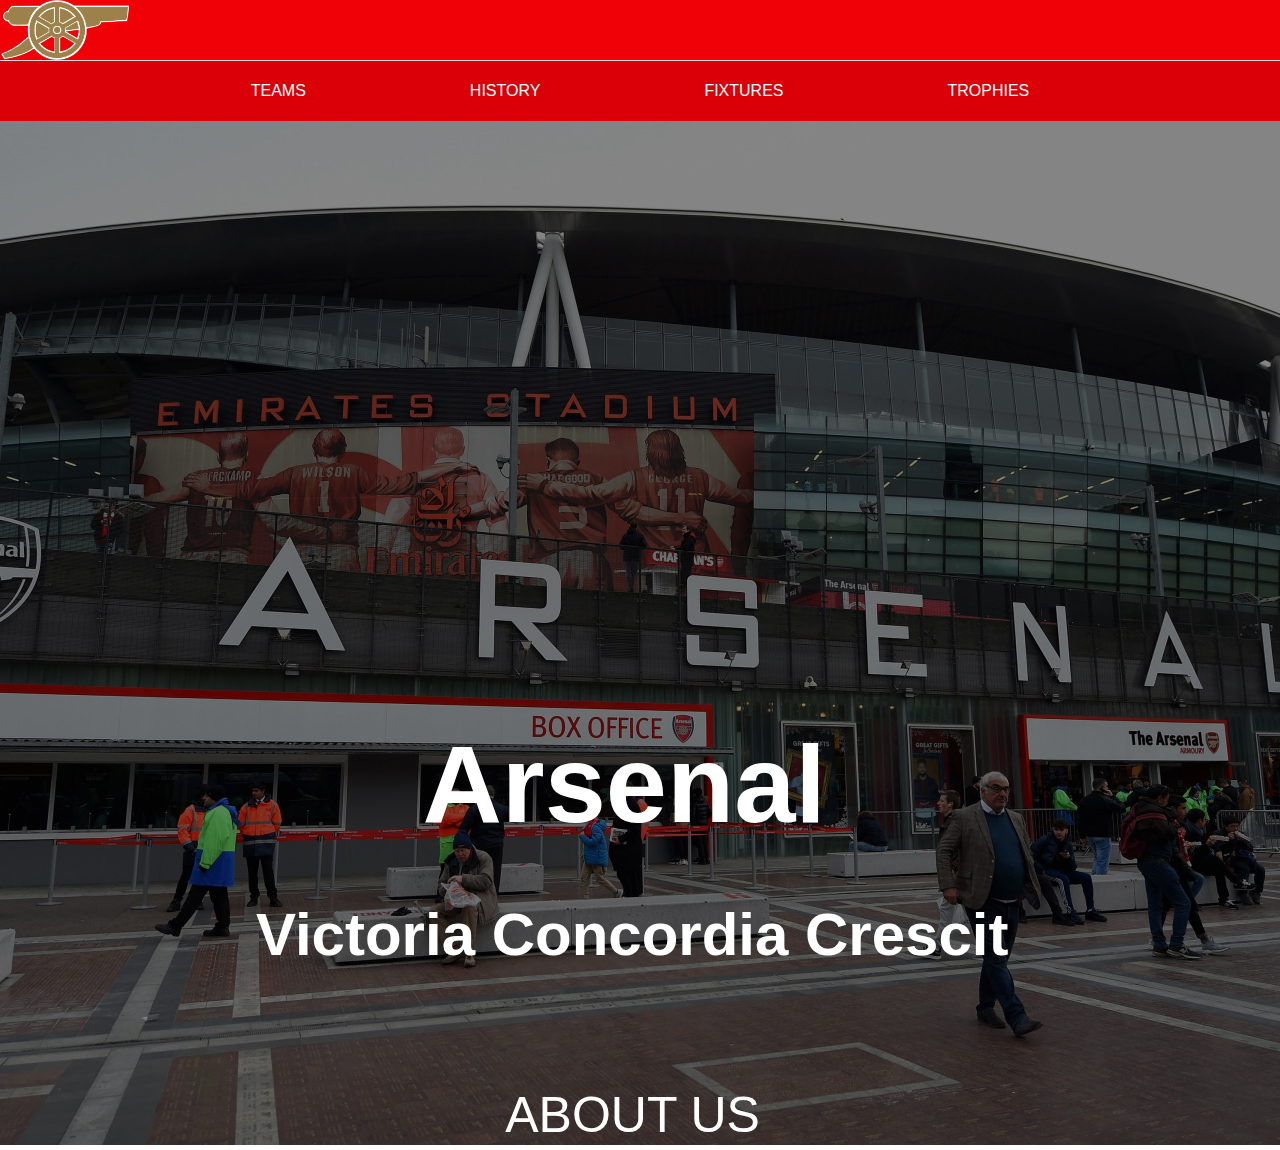
<file: index.html>
<!DOCTYPE html>
<html>
<head>
<title>Arsenal F.C - Homepage</title>
<meta charset="UTF-8">
<meta name="viewport" content="width=device-width, initial-scale=1">
<link rel="shortcut icon" href="Homepage/Arseicon.ico" />
<script type="text/javascript" src="Responsive Navbar/js/jquery-3.2.1.min.js"></script>
<script type="text/javascript" src="Responsive Navbar/js/responsive_navbar.js"></script>
<link rel="stylesheet" href="https://maxcdn.bootstrapcdn.com/font-awesome/4.4.0/css/font-awesome.min.css">
<link rel="stylesheet" type="text/css" href="CSS/css.css">
<style>
@media screen and (min-width: 767px){
.Middle-above{
position:absolute;
 top: 80%;
    left: 33%;
	font-family: "Chiselled",sans-serif;
	color: white;
	font-size: 110px;
}

.Middle-under {
position:absolute;
top: 100%;
left: 20%;
font-family: sans-serif;
color: white;
font-size: 60px;
}

.button1 > a {
position: absolute;
top: 120%;
left: 39%;
font-family: "ff-meta-web-pro",sans-serif;
font-size: 50px;
color: white;
padding: 6px 6px 6px 6px;
text-transform: uppercase;
text-decoration: none;
}

.button1 > a:hover {
border-bottom:3px solid #fff;
font-color: white;
	
}
}
</style>
</head>
	<header>
		<img id="logo" src="Homepage/ArsenalLogo.png" alt="Logo">
	</header>
<nav>
	<button class="hb-button"><i class="fa fa-bars"></i></button>
					<ul>
				<li><a href="Teams.html" id="first">Teams</a></li>
				<li><a href="History.html" id="second">History</a></li>
				<li><a href="Fixtures.html" id="third">Fixtures</a></li>
				<li><a href="Trophies.html" id="fourth">Trophies</a></li>
					</ul>
</nav>
<body>
	<div id="slider">
		<figure>
			<img src="Homepage/EmiratesBack.jpg" >
			<img src="Homepage/EmiratesBack2.jpg" >
			<img src="Homepage/EmiratesBack3.jpg" >
			<img src="Homepage/EmiratesBack4.jpg" >
		</figure>
		<div class="Middle-above"><b>Arsenal</b></div>
		<div class="Middle-under"><b>Victoria Concordia Crescit</b></div>
	</div>
	<div class="button1">
	<a href="Aboutus.html">About Us</a>
	</div>

</body>



</html>
</file>
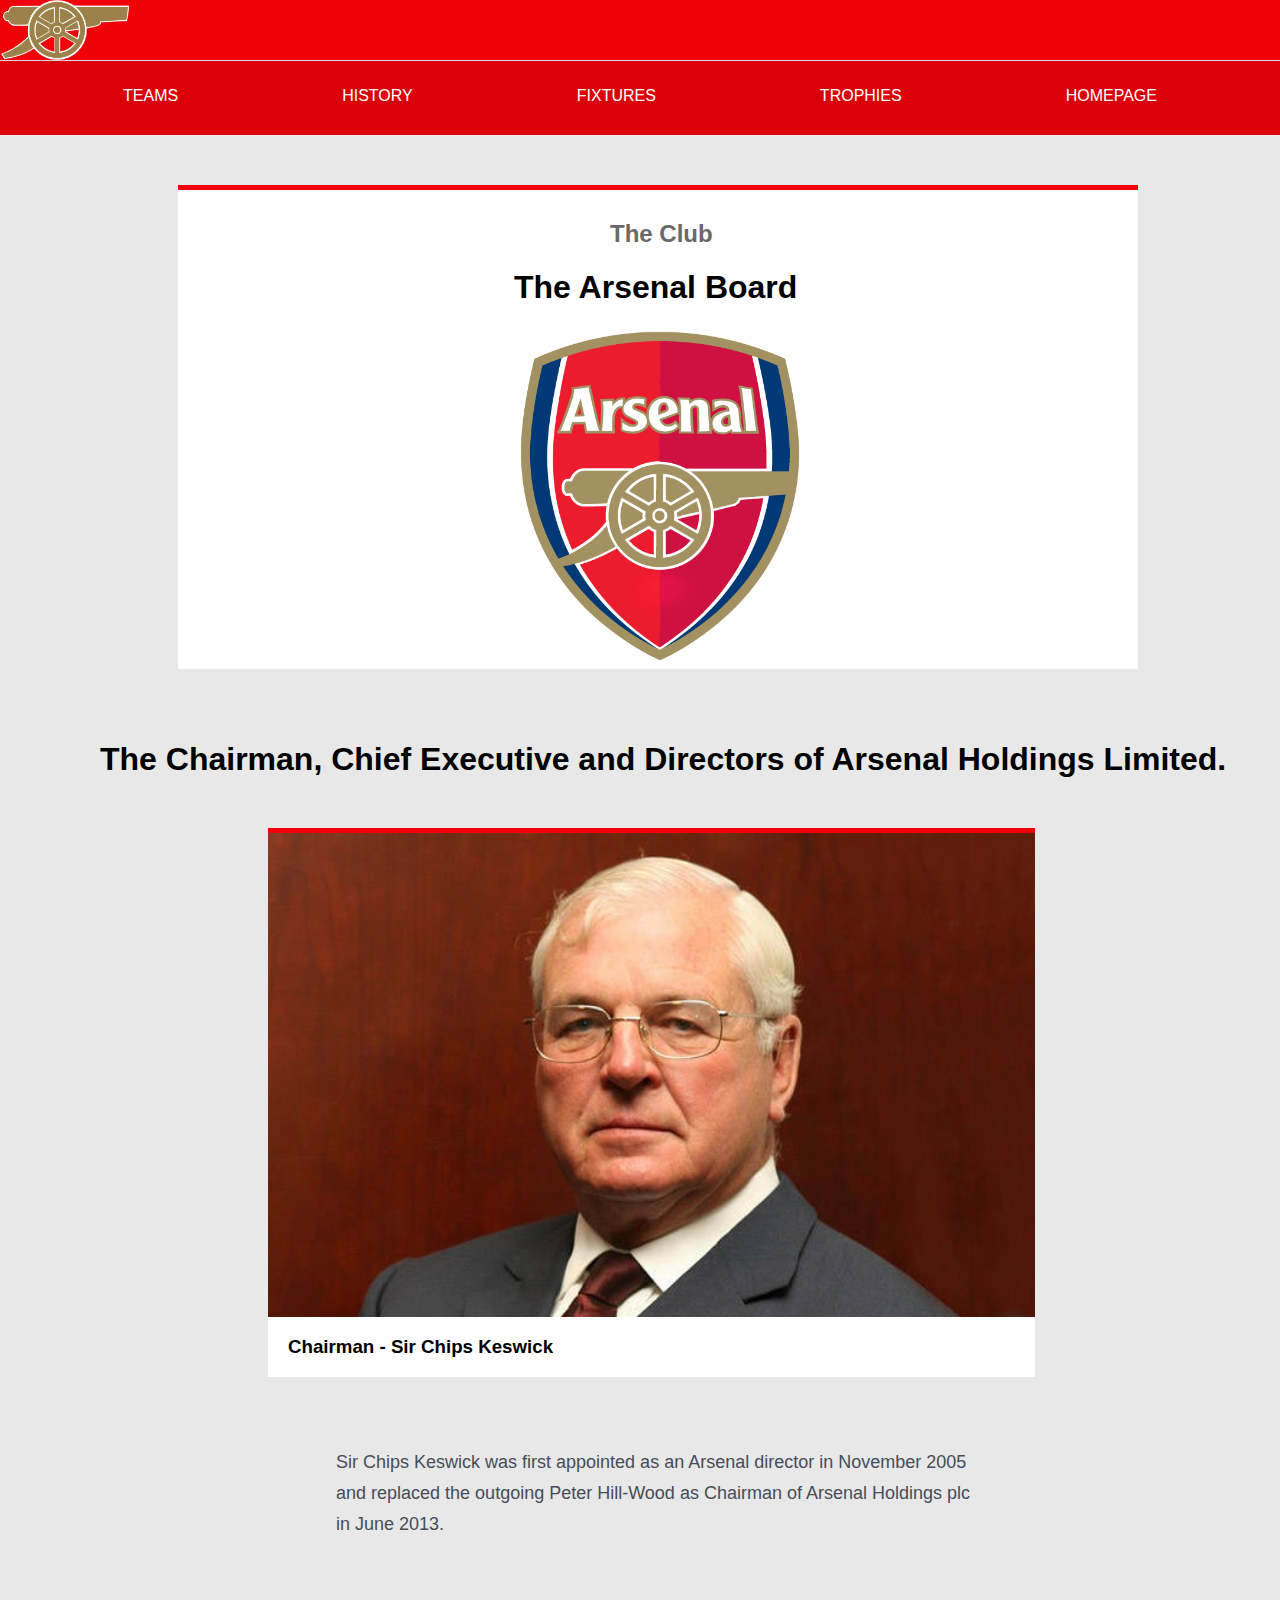
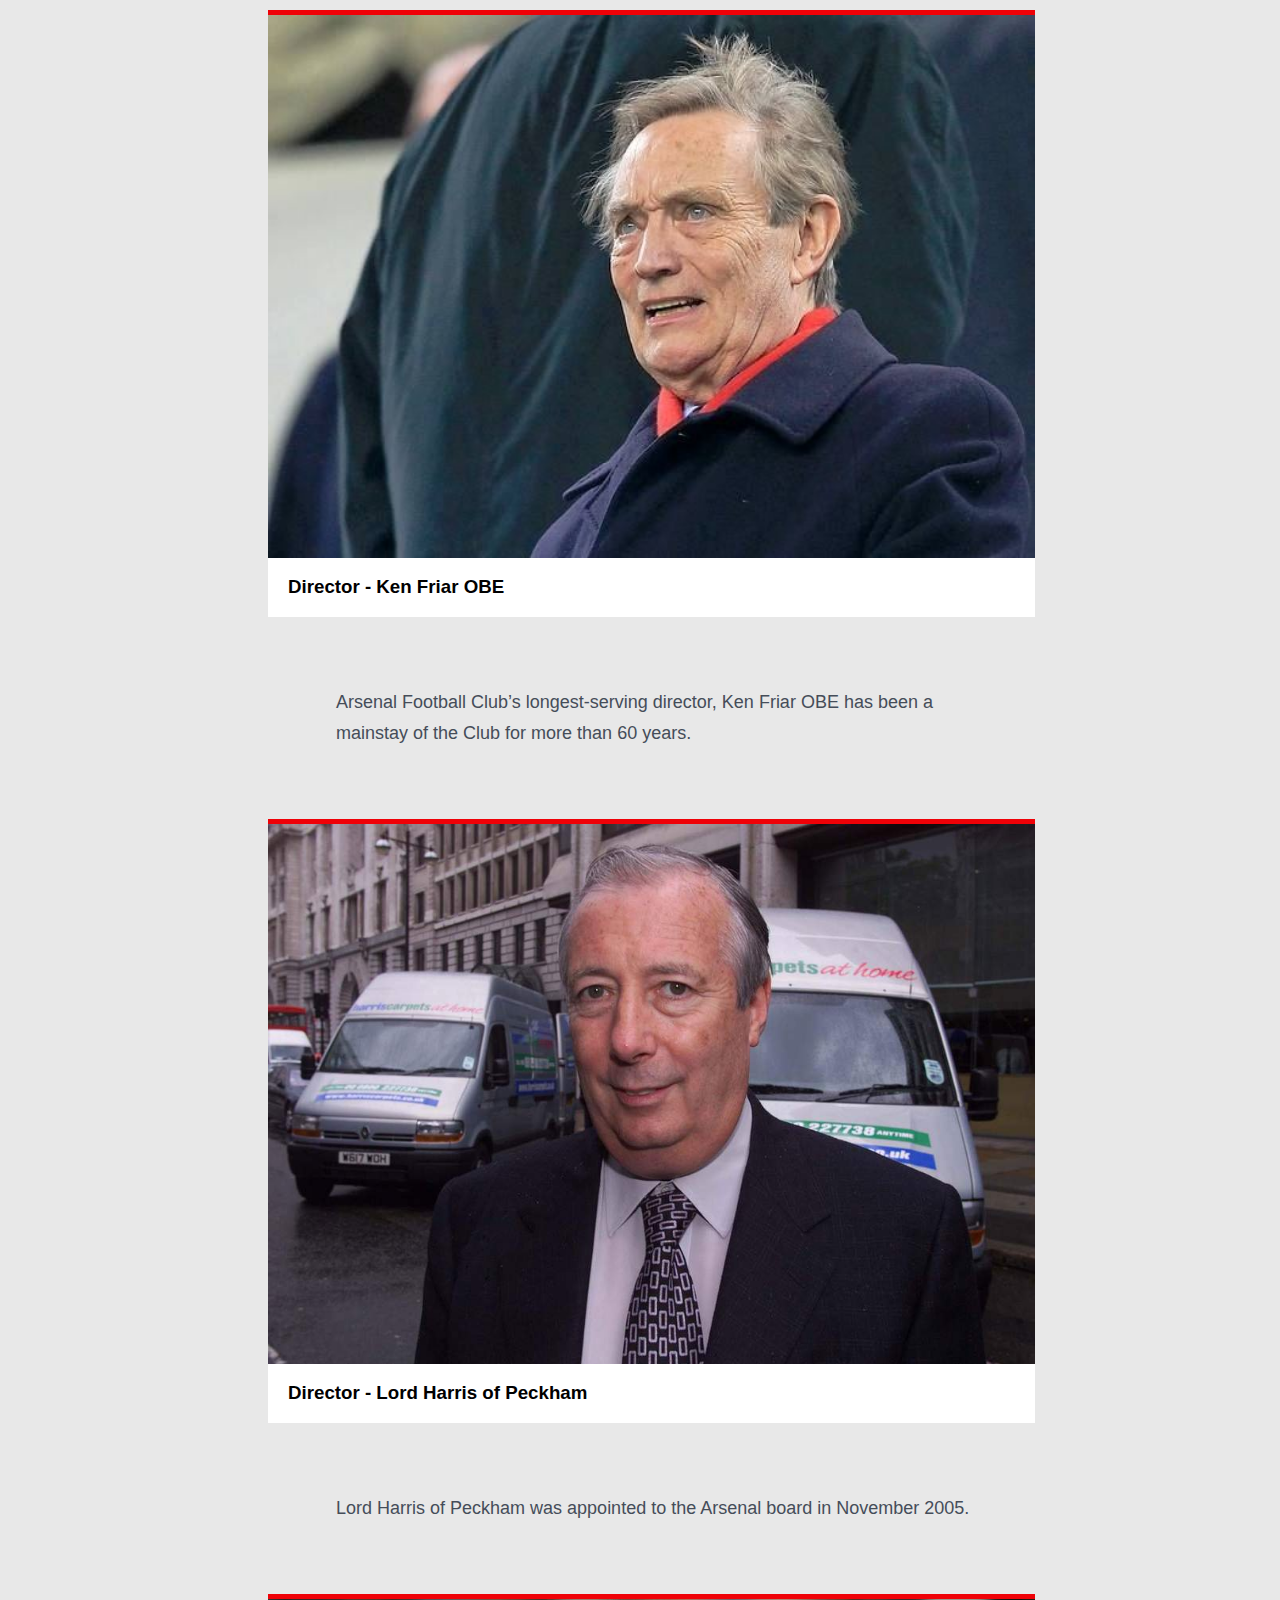
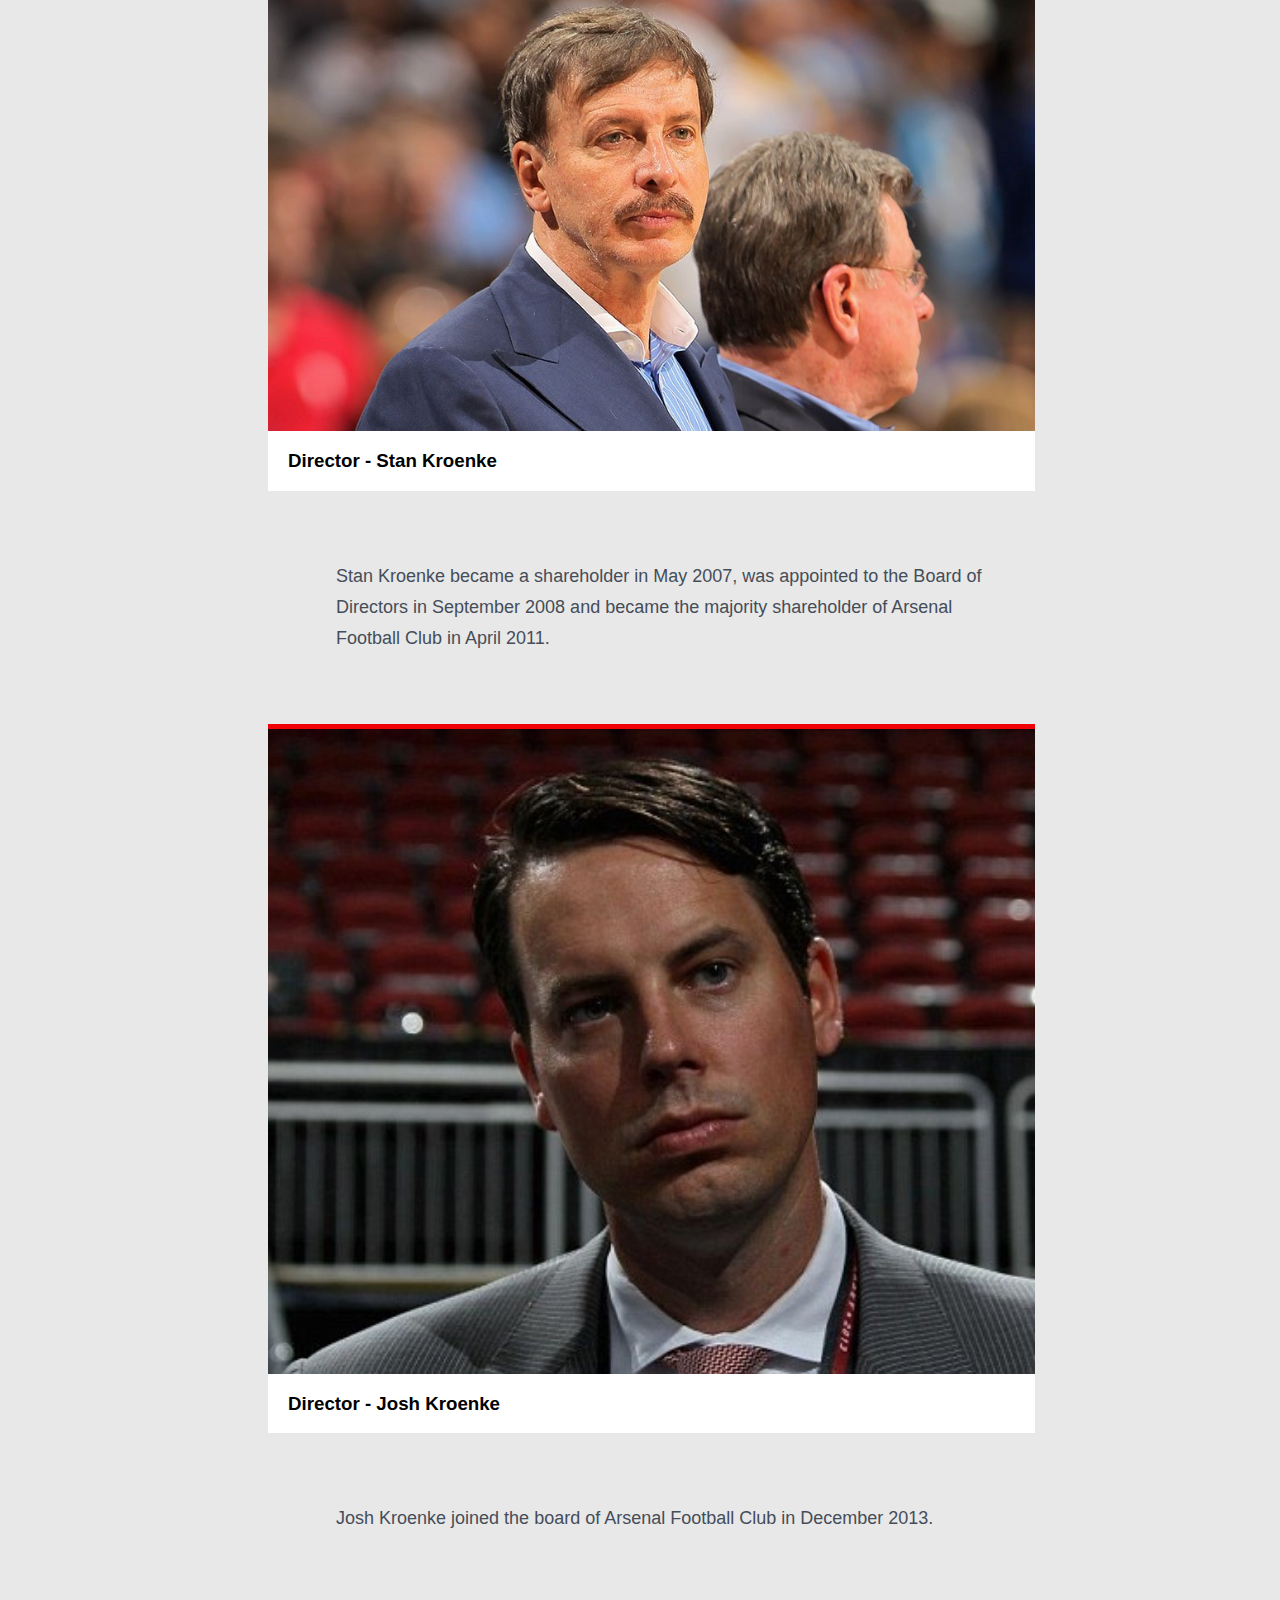
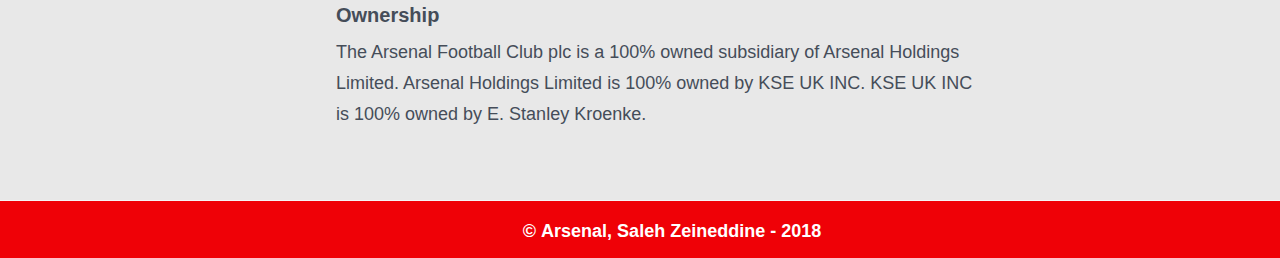
<file: Aboutus.html>
<!DOCTYPE html>
<html>
<head>
<title>Arsenal F.C - About Us</title>
<meta charset="UTF-8">
<meta name="viewport" content="width=device-width, initial-scale=1">
<script type="text/javascript" src="Responsive Navbar/js/jquery-3.2.1.min.js"></script>
<script type="text/javascript" src="Responsive Navbar/js/responsive_navbar.js"></script>
<link rel="shortcut icon" href="Homepage/Arseicon.ico" />
<link rel="stylesheet" href="https://maxcdn.bootstrapcdn.com/font-awesome/4.4.0/css/font-awesome.min.css">
<link rel="stylesheet" type="text/css" href="CSS/css.css">
<link rel="stylesheet" type="text/css" href="CSS/footercss.css">
<style>
nav ul li{
padding-bottom: 0px;
padding-top: 15px;
}
body {
background-color: #e8e8e8;
z-index: -1;
}
@media screen and (max-width:767px){
#sticky{
right:100px;
}}
</style>
<link rel="stylesheet" type="text/css" href="CSS/aboutuscss.css">
</head>
	<header>
		<img id="logo" src="Homepage/ArsenalLogo.png" alt="Logo">
	</header>
<nav>
	<button class="hb-button"><i class="fa fa-bars"></i></button>
					<ul>
				<li><a href="Teams.html" id="first">Teams</a></li>
				<li><a href="History.html" id="second">History</a></li>
				<li><a href="Fixtures.html" id="third">Fixtures</a></li>
				<li><a href="Trophies.html" id="fourth">Trophies</a></li>
				<li><a href="index.html" id="fifth">Homepage</a><li>
					</ul>
</nav>
<body>
<div id="Headers">
<h2>The Club</h2>
<h1>The Arsenal Board</h1>
<img src="AboutUS/Arsenal_FC.png" alt="Logo"></div>
<div class="head1"><h1>The Chairman, Chief Executive and Directors of Arsenal Holdings Limited.</h1><div>
<div class="chairman">
<img src="AboutUS/Keswick.jpg" alt="Sir Chips Keswick">
<h3>Chairman - Sir Chips Keswick<h3>
</div>
<div class="text">Sir Chips Keswick was first appointed as an Arsenal director in November 2005 and replaced the outgoing Peter Hill-Wood as Chairman of Arsenal Holdings plc in June 2013.</div>
<div class="chairman">
<img src="AboutUS/Kenfriar.jpeg" alt="Ken Friar">
<h3>Director - Ken Friar OBE<h3>
</div>
<div class="text">Arsenal Football Club’s longest-serving director, Ken Friar OBE has been a mainstay of the Club for more than 60 years.</div>
<div class="chairman">
<img src="AboutUS/Lordharris.jpg" alt="Lord Harris">
<h3>Director - Lord Harris of Peckham<h3>
</div>
<div class="text">Lord Harris of Peckham was appointed to the Arsenal board in November 2005.</div>
<div class="chairman">
<img src="AboutUS/Stan.jpg" alt="Stan Kroenke">
<h3>Director - Stan Kroenke<h3>
</div>
<div class="text">Stan Kroenke became a shareholder in May 2007, was appointed to the Board of Directors in September 2008 and became the majority shareholder of Arsenal Football Club in April 2011.</div>
<div class="chairman">
<img src="AboutUS/Josh.jpg" alt="Josh Kroenke">
<h3>Director - Josh Kroenke<h3>
</div>
<div class="text">Josh Kroenke joined the board of Arsenal Football Club in December 2013.</div>
<div id="ownership">Ownership</div>
<div class="text">The Arsenal Football Club plc is a 100% owned subsidiary of Arsenal Holdings Limited.  Arsenal Holdings Limited is 100% owned by KSE UK INC.  KSE UK INC is 100% owned by E. Stanley Kroenke.</div>
<div id="sticky">&copy&nbspArsenal, Saleh Zeineddine - 2018
</div>
</html>
</file>
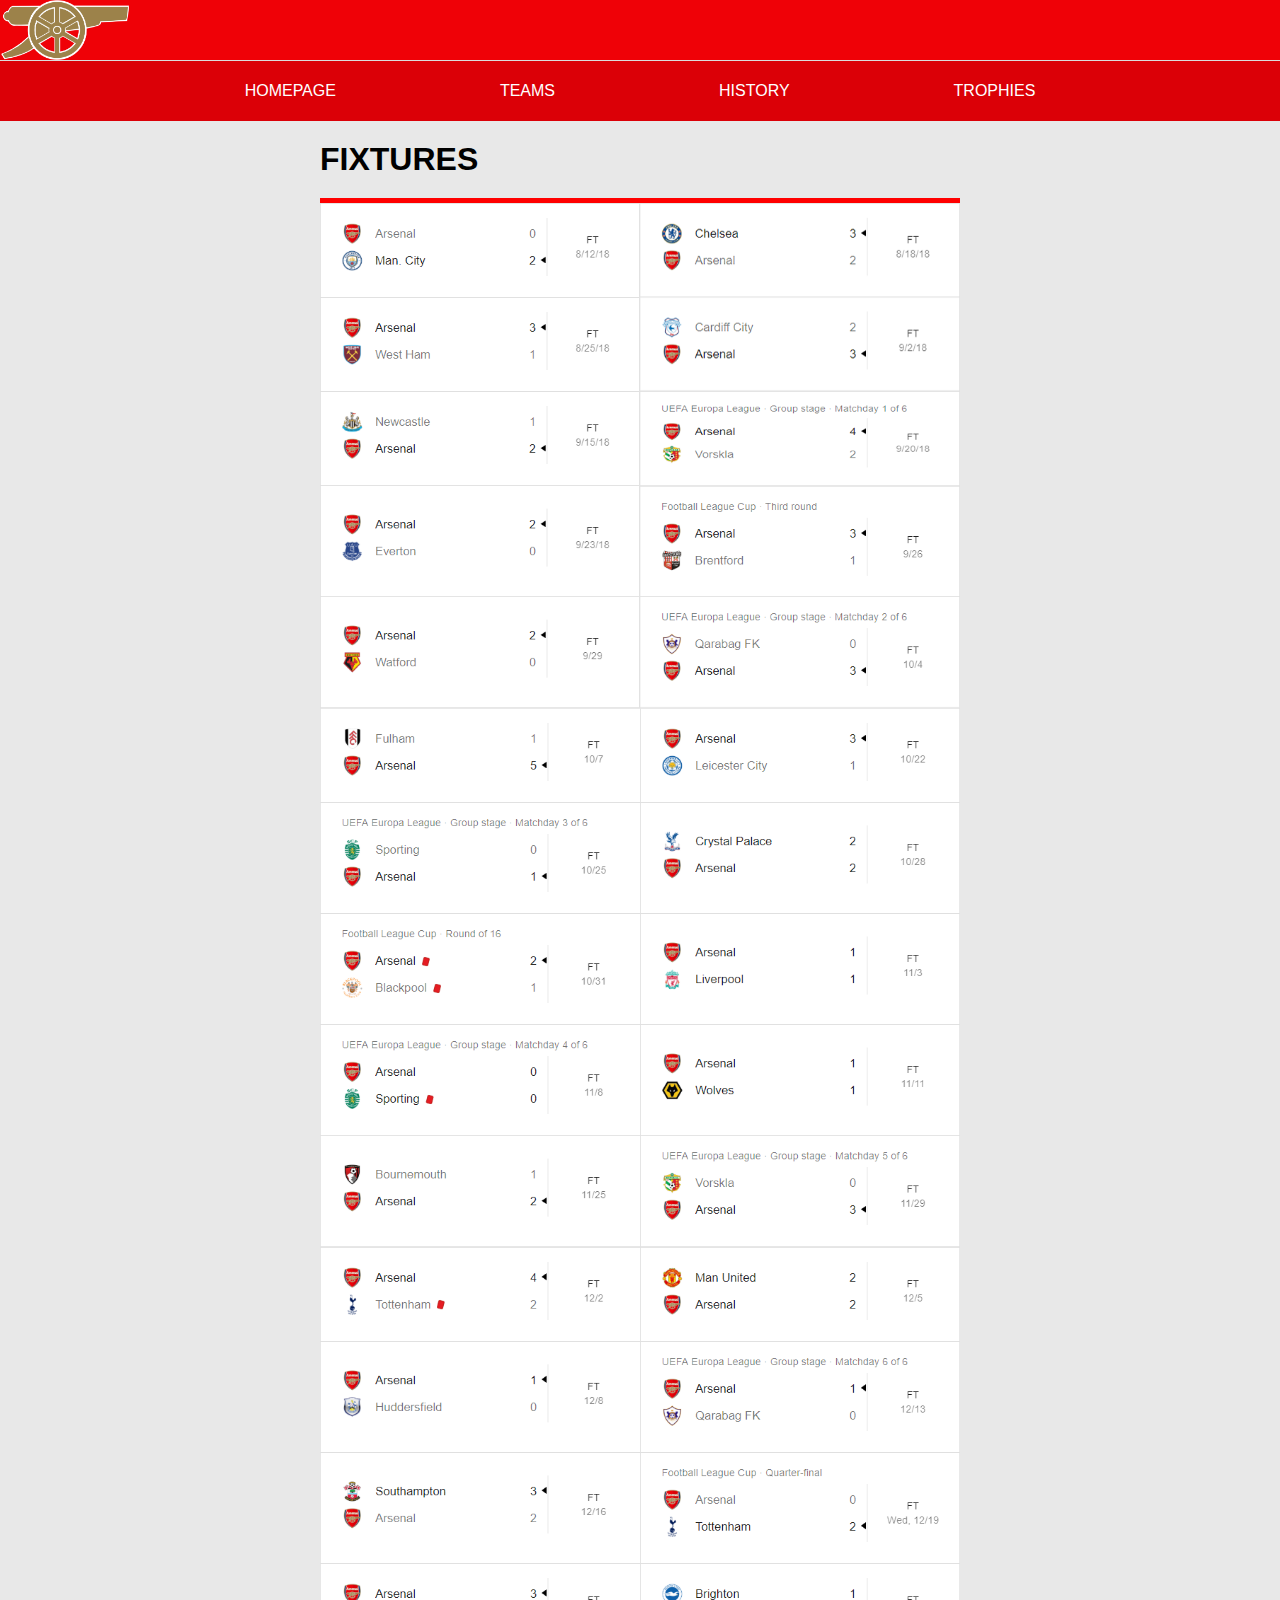
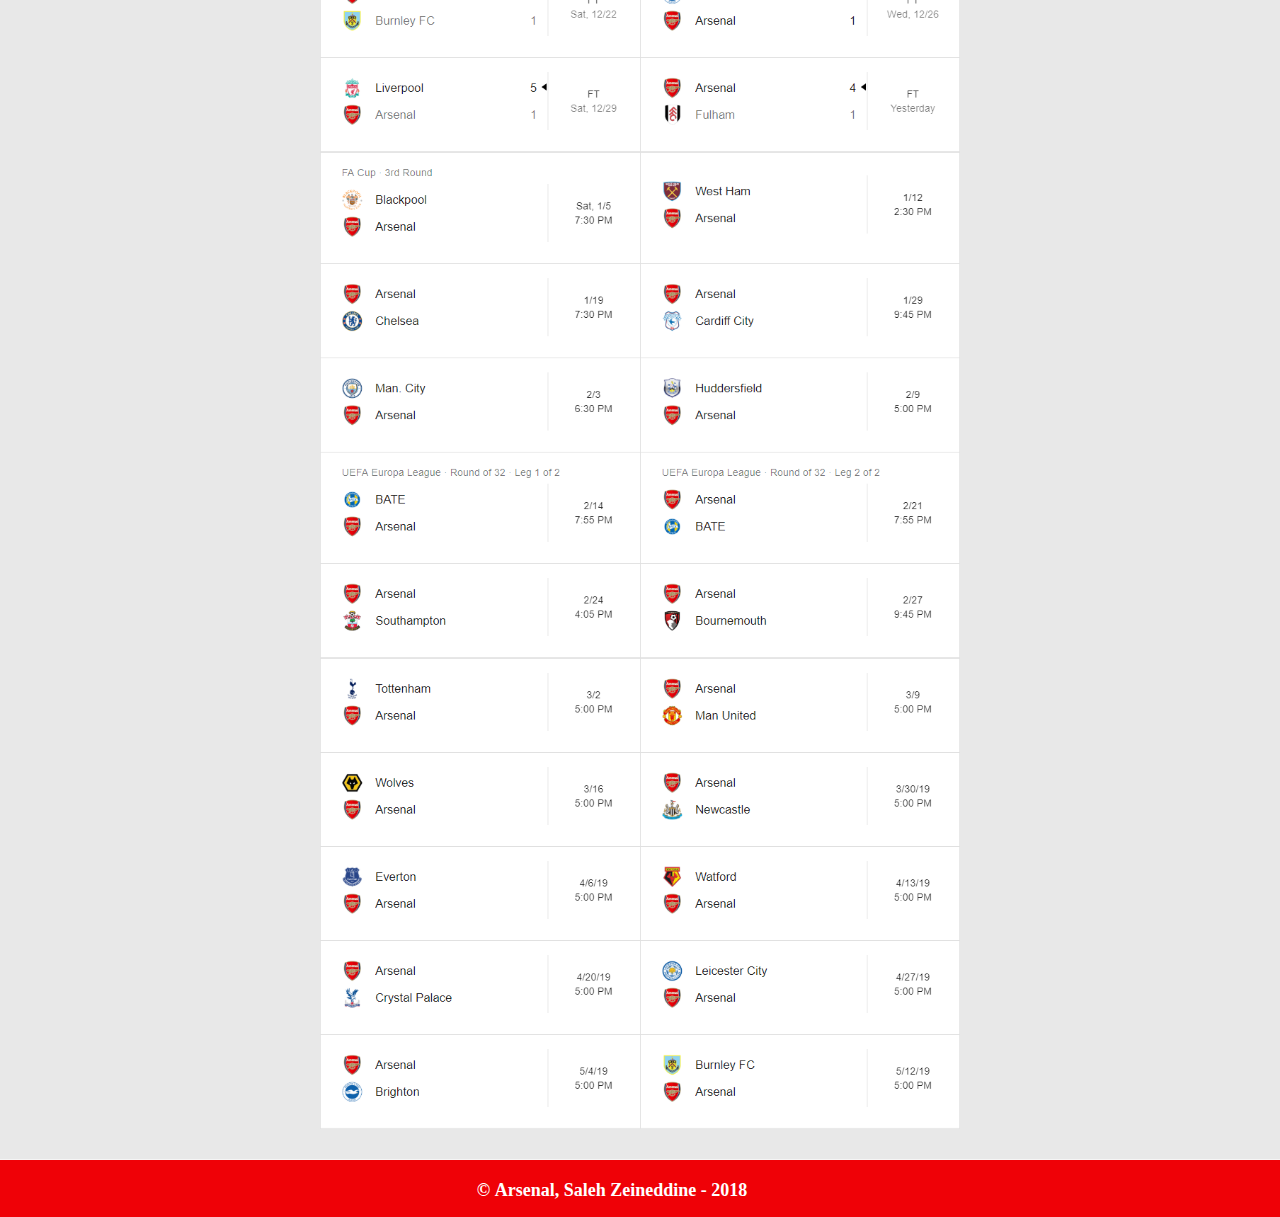
<file: Fixtures.html>
<!DOCTYPE html>
<html>
<head>
<title>Arsenal F.C - Fixtures</title>
<meta charset="UTF-8">
<meta name="viewport" content="width=device-width, initial-scale=1">
<script type="text/javascript" src="Responsive Navbar/js/jquery-3.2.1.min.js"></script>
<script type="text/javascript" src="Responsive Navbar/js/responsive_navbar.js"></script>
<link rel="shortcut icon" href="Homepage/Arseicon.ico" />
<link rel="stylesheet" href="https://maxcdn.bootstrapcdn.com/font-awesome/4.4.0/css/font-awesome.min.css">
<link rel="stylesheet"href="CSS/footercss.css">
<style>
body {
background-color: #e8e8e8;
z-index: -1;
}
h1 {
font-family: "ff-meta-web-pro",sans-serif;
text-transform: uppercase;
position:relative;
margin: 20px;
margin-left:25%;
}
img{
margin: 0% 25% 0% 25%;
width:50%;
display:block;
}
@media screen and (max-width:767px){
h1{
margin: 20px 0px 20px 10px;
}
img{
margin:0px;
width:100%;
display:block;
}

#sticky{
right:100px;
}}

</style>
<link rel="stylesheet" type="text/css" href="CSS/css.css">
<style>
@media screen and (max-width:767px){
#first{
left:29%;
}
#fourth{
left:30%;}}
</style>
</head>
<header>
		<img id="logo" src="Homepage/ArsenalLogo.png" alt="Logo">
	</header>
<nav>
	<button class="hb-button"><i class="fa fa-bars"></i></button>
					<ul>
				<li><a href="index.html" id="first">Homepage</a></li>
				<li><a href="Teams.html" id="second">Teams</a></li>
				<li><a href="History.html" id="third">History</a></li>
				<li><a href="Trophies.html" id="fourth">Trophies</a></li>
					</ul>
</nav>
<body>
<h1>Fixtures</h1>
<img src="fixtures/arse1.png" style="border-top:5px solid red;">
<img src="fixtures/arse2.png">
<img src="fixtures/arse3.png">
<img src="fixtures/arse4.png">
<img src="fixtures/arse5.png" style="margin-bottom:30px;">
</body>
<footer id="sticky">&copy&nbspArsenal, Saleh Zeineddine - 2018
</footer>
</html>
</file>
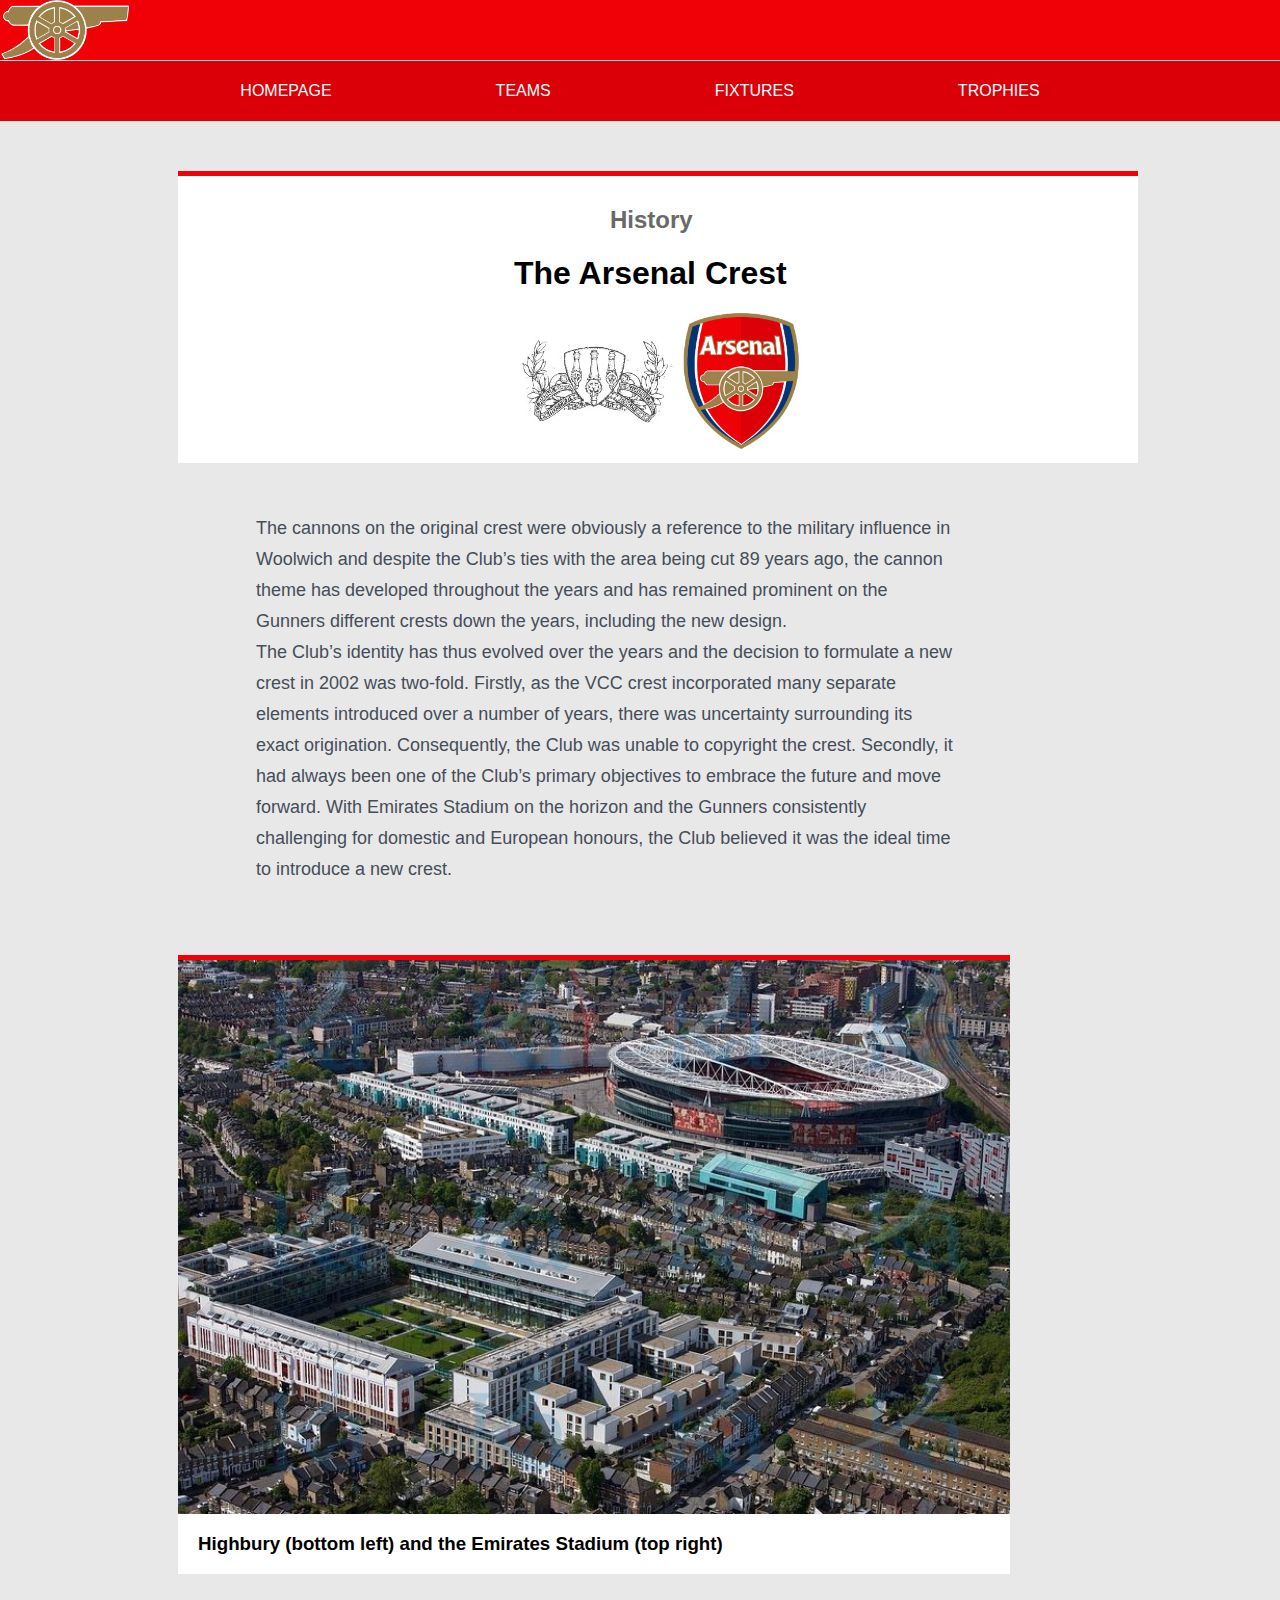
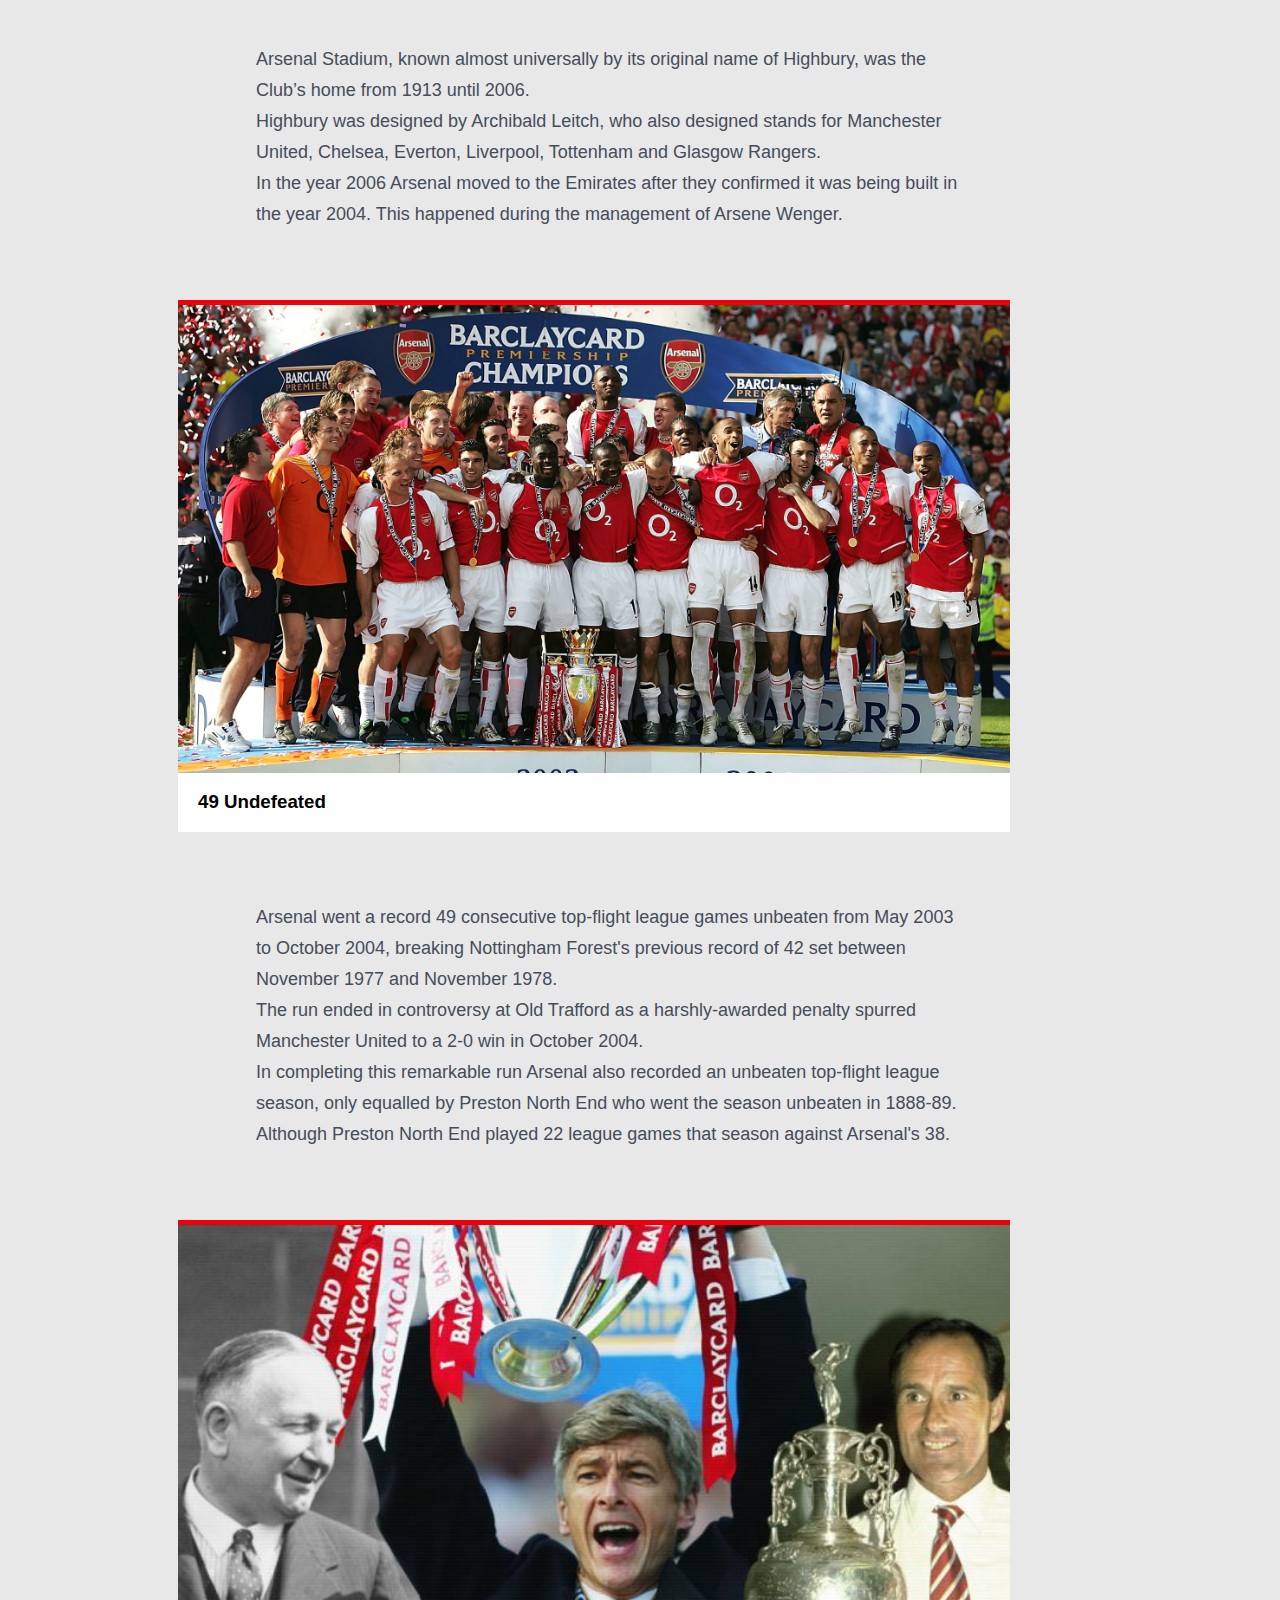
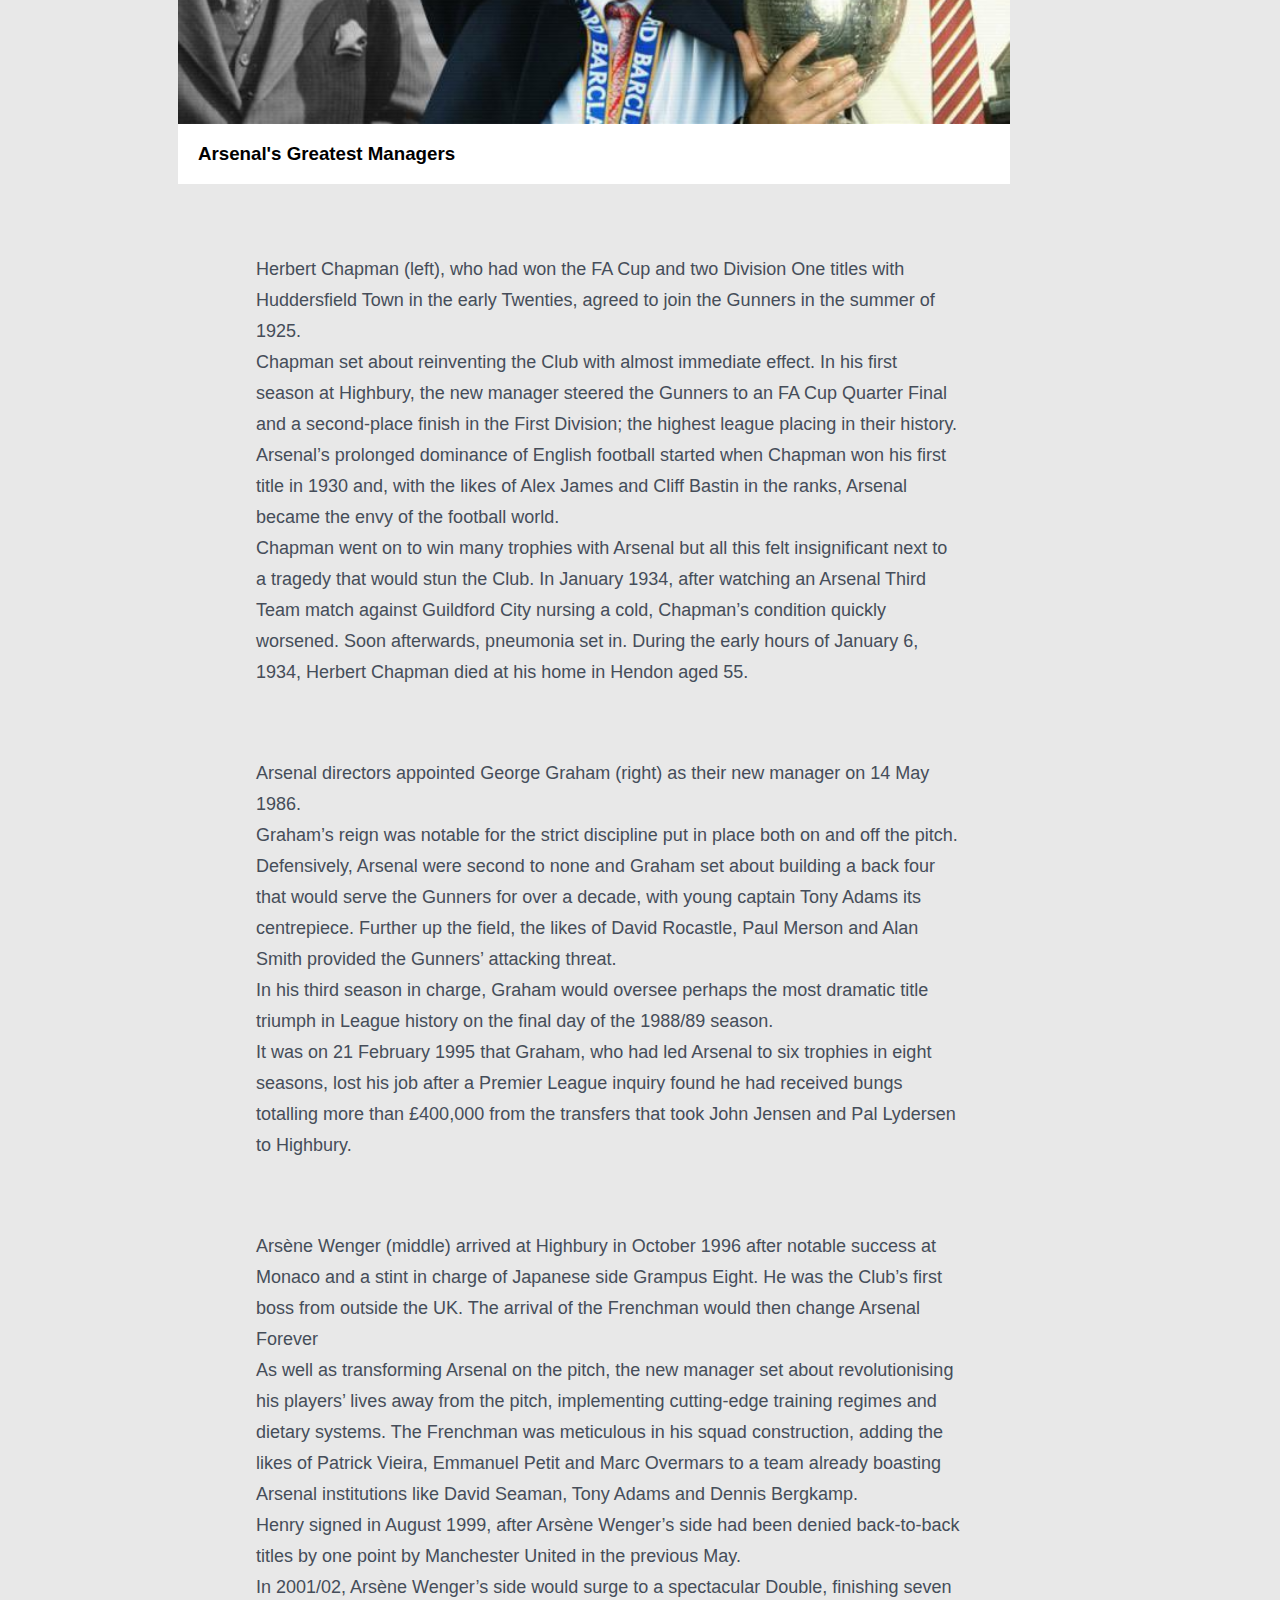
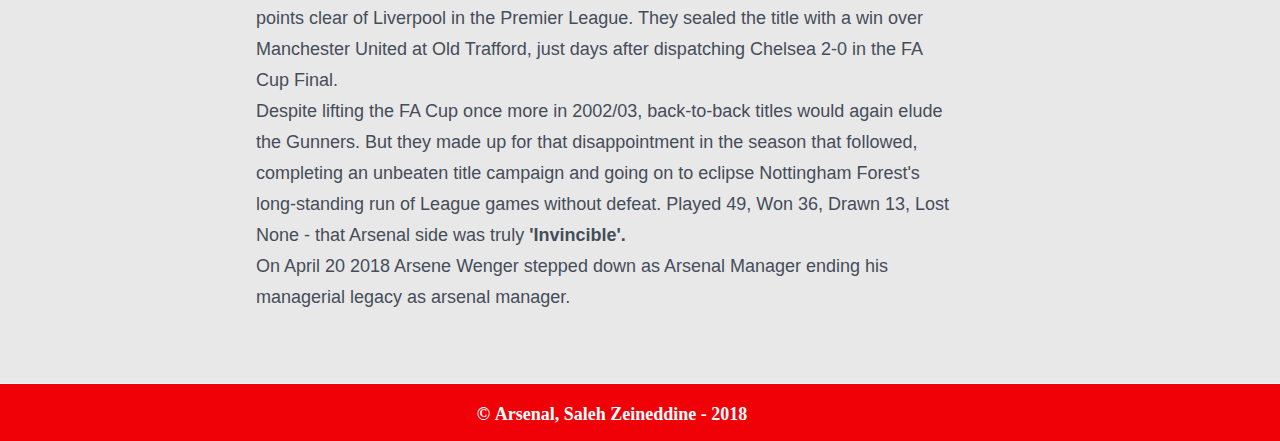
<file: History.html>
<!DOCTYPE html>
<html>
<head>
<title>Arsenal F.C - History</title>
<meta charset="UTF-8">
<meta name="viewport" content="width=device-width, initial-scale=1">
<script type="text/javascript" src="Responsive Navbar/js/jquery-3.2.1.min.js"></script>
<script type="text/javascript" src="Responsive Navbar/js/responsive_navbar.js"></script>
<link rel="shortcut icon" href="Homepage/Arseicon.ico" />
<link rel="stylesheet" href="https://maxcdn.bootstrapcdn.com/font-awesome/4.4.0/css/font-awesome.min.css">
<link rel="stylesheet" type="text/css" href="CSS/css.css">
<link rel="stylesheet"type="text/css" href="CSS/aboutuscss.css">
<link rel="stylesheet"type="text/css" href="CSS/footercss.css">
<style>
body {
background-color: #e8e8e8;
z-index: -1;
}
#Headers{
padding-bottom: 10px;
}
@media screen and (max-width:767px){
#sticky{
right:100px;
}
#first{
left:29%;
}
#third{
left:30%;}
#fourth{
left:30%;}}
</style>
</head>
<header>
		<img id="logo" src="Homepage/ArsenalLogo.png" alt="Logo">
	</header>
<nav>
	<button class="hb-button"><i class="fa fa-bars"></i></button>
					<ul>
				<li><a href="index.html" id="first">Homepage</a></li>
				<li><a href="Teams.html" id="second">Teams</a></li>
				<li><a href="Fixtures.html" id="third">Fixtures</a></li>
				<li><a href="Trophies.html" id="fourth">Trophies</a></li>
					</ul>
</nav>
<body>
<div id="Headers">
<h2>History</h2>
<h1>The Arsenal Crest</h1>
<img src="History/Arsenalcrest.jpg" alt="Old and New Arsenal Crest">
</div>
<div class="text">The cannons on the original crest were obviously a reference to the military influence in Woolwich and despite the Club’s ties with the area being cut 89 years ago, the cannon theme has developed throughout the years and has remained prominent on the Gunners different crests down the years, including the new design.<br> The Club’s identity has thus evolved over the years and the decision to formulate a new crest in 2002 was two-fold. Firstly, as the VCC crest incorporated many separate elements introduced over a number of years, there was uncertainty surrounding its exact origination. Consequently, the Club was unable to copyright the crest. Secondly, it had always been one of the Club’s primary objectives to embrace the future and move forward. With Emirates Stadium on the horizon and the Gunners consistently challenging for domestic and European honours, the Club believed it was the ideal time to introduce a new crest.</div>
<div class="chairman">
<img src="History/Highbury.jpg" alt="Old and New Stadiums">
<h3>Highbury (bottom left) and the Emirates Stadium (top right)</h3></div>
<div class="text">Arsenal Stadium, known almost universally by its original name of Highbury, was the Club’s home from 1913 until 2006.<br>Highbury was designed by Archibald Leitch, who also designed stands for Manchester United, Chelsea, Everton, Liverpool, Tottenham and Glasgow Rangers.<br>In the year 2006 Arsenal moved to the Emirates after they confirmed it was being built in the year 2004. This happened during the management of Arsene Wenger.</div>
<div class="chairman">
<img src="History/Invincibles.jpg" alt="The Invincible team">
<h3>49 Undefeated</h3>
</div>
<div class="text">Arsenal went a record 49 consecutive top-flight league games unbeaten from May 2003 to October 2004, breaking Nottingham Forest's previous record of 42 set between November 1977 and November 1978.<br>The run ended in controversy at Old Trafford as a harshly-awarded penalty spurred Manchester United to a 2-0 win in October 2004.<br>In completing this remarkable run Arsenal also recorded an unbeaten top-flight league season, only equalled by Preston North End who went the season unbeaten in 1888-89. Although Preston North End played 22 league games that season against Arsenal's 38.</div>
<div class="chairman">
<img src="History/Wenger.jpg" alt="Chapman, Wenger and Graham">
<h3> Arsenal's Greatest Managers</h3>
</div>
<div class="text">Herbert Chapman (left), who had won the FA Cup and two Division One titles with Huddersfield Town in the early Twenties, agreed to join the Gunners in the summer of 1925.<br>Chapman set about reinventing the Club with almost immediate effect. In his first season at Highbury, the new manager steered the Gunners to an FA Cup Quarter Final and a second-place finish in the First Division; the highest league placing in their history.<br>Arsenal’s prolonged dominance of English football started when Chapman won his first title in 1930 and, with the likes of Alex James and Cliff Bastin in the ranks, Arsenal became the envy of the football world.<br> Chapman went on to win many trophies with Arsenal but all this felt insignificant next to a tragedy that would stun the Club. In January 1934, after watching an Arsenal Third Team match against Guildford City nursing a cold, Chapman’s condition quickly worsened. Soon afterwards, pneumonia set in. During the early hours of January 6, 1934, Herbert Chapman died at his home in Hendon aged 55.</div>
<div class="text">Arsenal directors appointed George Graham (right) as their new manager on 14 May 1986.<br>Graham’s reign was notable for the strict discipline put in place both on and off the pitch. Defensively, Arsenal were second to none and Graham set about building a back four that would serve the Gunners for over a decade, with young captain Tony Adams its centrepiece. Further up the field, the likes of David Rocastle, Paul Merson and Alan Smith provided the Gunners’ attacking threat.<br>In his third season in charge, Graham would oversee perhaps the most dramatic title triumph in League history on the final day of the 1988/89 season.<br>It was on 21 February 1995 that Graham, who had led Arsenal to six trophies in eight seasons, lost his job after a Premier League inquiry found he had received bungs totalling more than £400,000 from the transfers that took John Jensen and Pal Lydersen to Highbury.</div>
<div class="text">Arsène Wenger (middle) arrived at Highbury in October 1996 after notable success at Monaco and a stint in charge of Japanese side Grampus Eight. He was the Club’s first boss from outside the UK. The arrival of the Frenchman would then change Arsenal Forever<br>As well as transforming Arsenal on the pitch, the new manager set about revolutionising his players’ lives away from the pitch, implementing cutting-edge training regimes and dietary systems. The Frenchman was meticulous in his squad construction, adding the likes of Patrick Vieira, Emmanuel Petit and Marc Overmars to a team already boasting Arsenal institutions like David Seaman, Tony Adams and Dennis Bergkamp.<br>Henry signed in August 1999, after Arsène Wenger’s side had been denied back-to-back titles by one point by Manchester United in the previous May.<br>In 2001/02, Arsène Wenger’s side would surge to a spectacular Double, finishing seven points clear of Liverpool in the Premier League. They sealed the title with a win over Manchester United at Old Trafford, just days after dispatching Chelsea 2-0 in the FA Cup Final.<br> Despite lifting the FA Cup once more in 2002/03, back-to-back titles would again elude the Gunners. But they made up for that disappointment in the season that followed, completing an unbeaten title campaign and going on to eclipse Nottingham Forest's long-standing run of League games without defeat. Played 49, Won 36, Drawn 13, Lost None - that Arsenal side was truly <b>'Invincible'.</b></br>On April 20 2018 Arsene Wenger stepped down as Arsenal Manager ending his managerial legacy as arsenal manager.</div>
</body>
<footer id="sticky" style="margin:0;">&copy&nbspArsenal, Saleh Zeineddine - 2018
</footer>
</html>
</file>
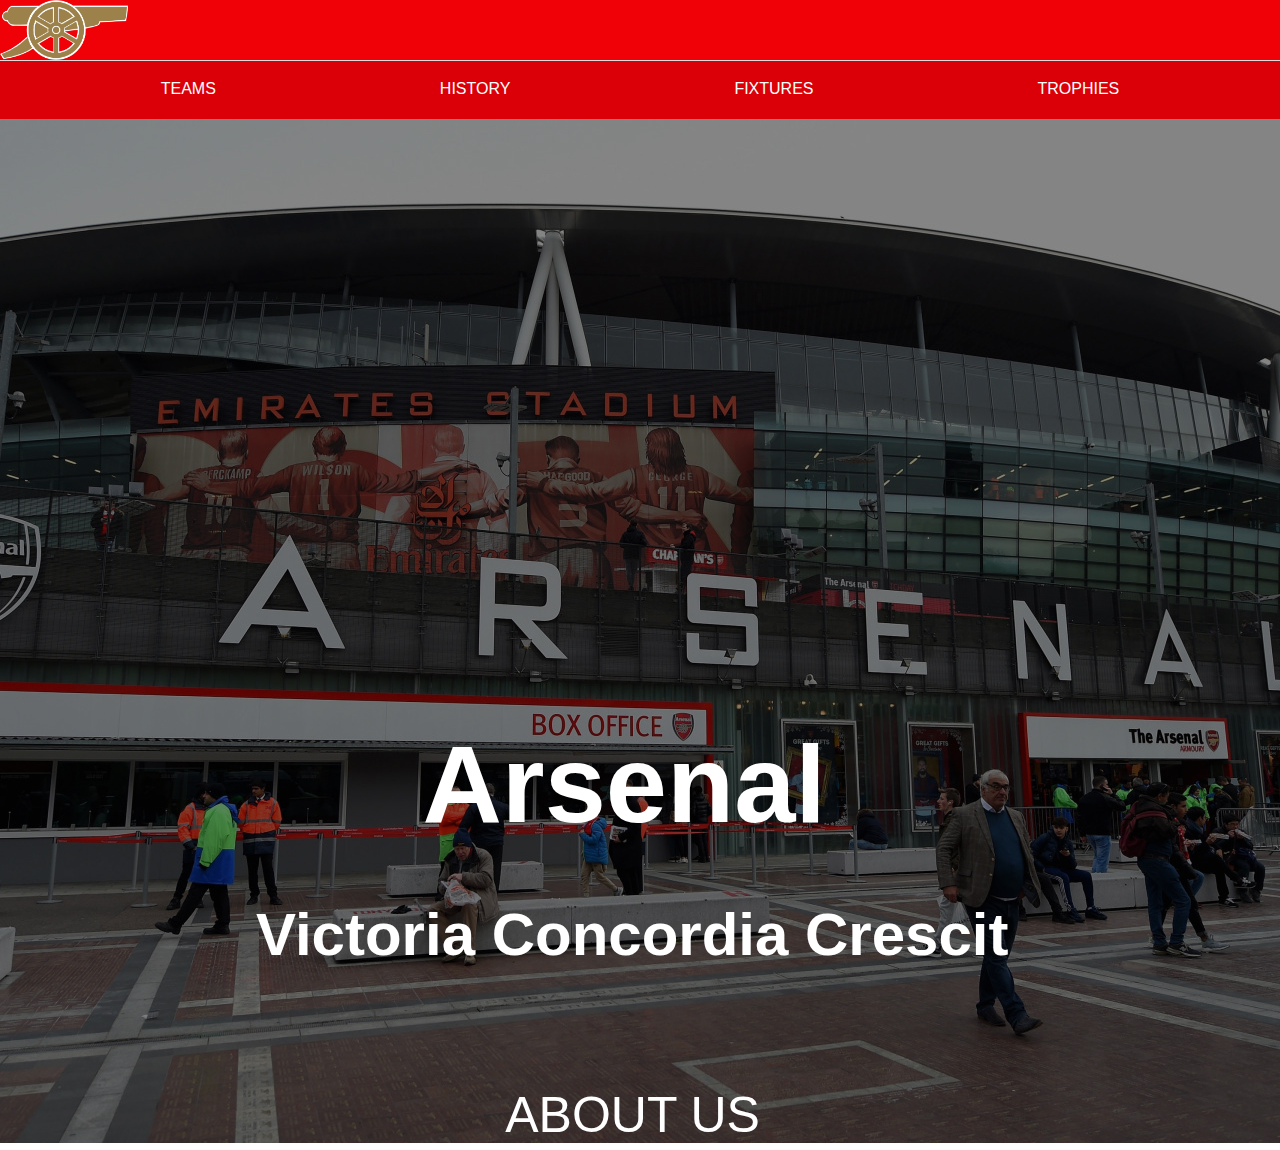
<file: Homepage.html>
<!DOCTYPE html>
<html>
<head>
<style>
.Middle-above{
position:absolute;
 top: 80%;
    left: 33%;
	font-family: "Chiselled",sans-serif;
	color: white;
	font-size: 110px;
}

.Middle-under {
position:absolute;
top: 100%;
left: 20%;
font-family: sans-serif;
color: white;
font-size: 60px;
}

.button > a {
position: absolute;
top: 120%;
left: 39%;
font-family: "ff-meta-web-pro",sans-serif;
font-size: 50px;
color: white;
padding: 6px 6px 6px 6px;
text-transform: uppercase;
text-decoration: none;
}

.button > a:hover {
background: rgba(255,255,255,0.3);
	color: #3a7999;
	box-shadow: inset 0 0 0 3px #3a7999;
}

</style>
<title>Arsenal F.C - Homepage</title>
<meta charset="UTF-8">
<meta name="viewport" content="width=device-width, initial-scale=1">
<link rel="stylesheet" type="text/css" href="css.css">
</head>
	<header>
		<img id="logo" src="Homepage/ArsenalLogo.png" alt="Logo" height="50px" width="100px">
	</header>
<nav>
					<ul>
				<li><a href="Teams.html">Teams</a></li>
				<li><a href="History.html">History</a></li>
				<li><a href="Fixtures.html">Fixtures</a></li>
				<li><a href="Trophies.html">Trophies</a></li>
					</ul>
</nav>
<body>
	<div id="slider">
		<figure>
			<img src="Homepage/EmiratesBack.jpg" >
			<img src="Homepage/EmiratesBack2.jpg" >
			<img src="Homepage/EmiratesBack3.jpg" >
			<img src="Homepage/EmiratesBack4.jpg" >
		</figure>
		<div class="Middle-above"><b>Arsenal</b></div>
		<div class="Middle-under"><b>Victoria Concordia Crescit</b></div>
	</div>
	<div class="button">
	<a href="Aboutus.html">About Us</a>
	</div>

</body>



</html>
</file>
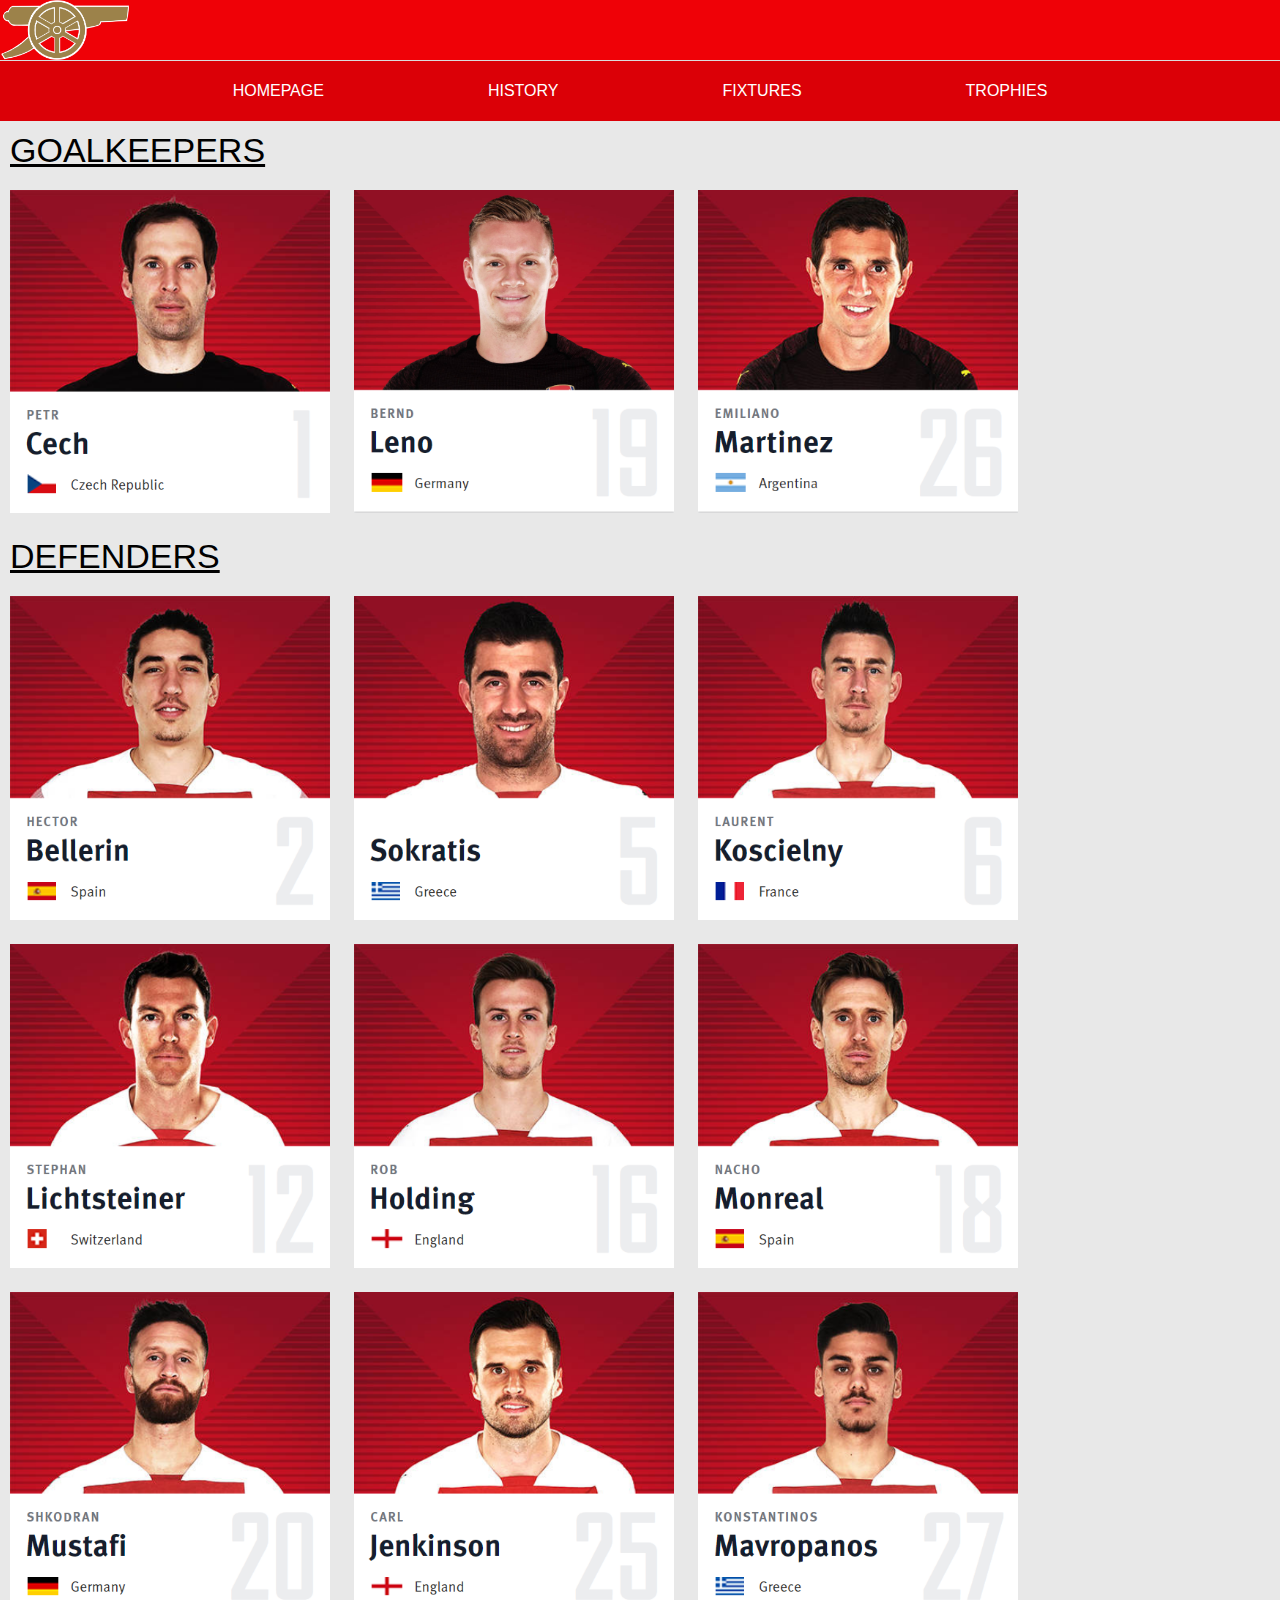
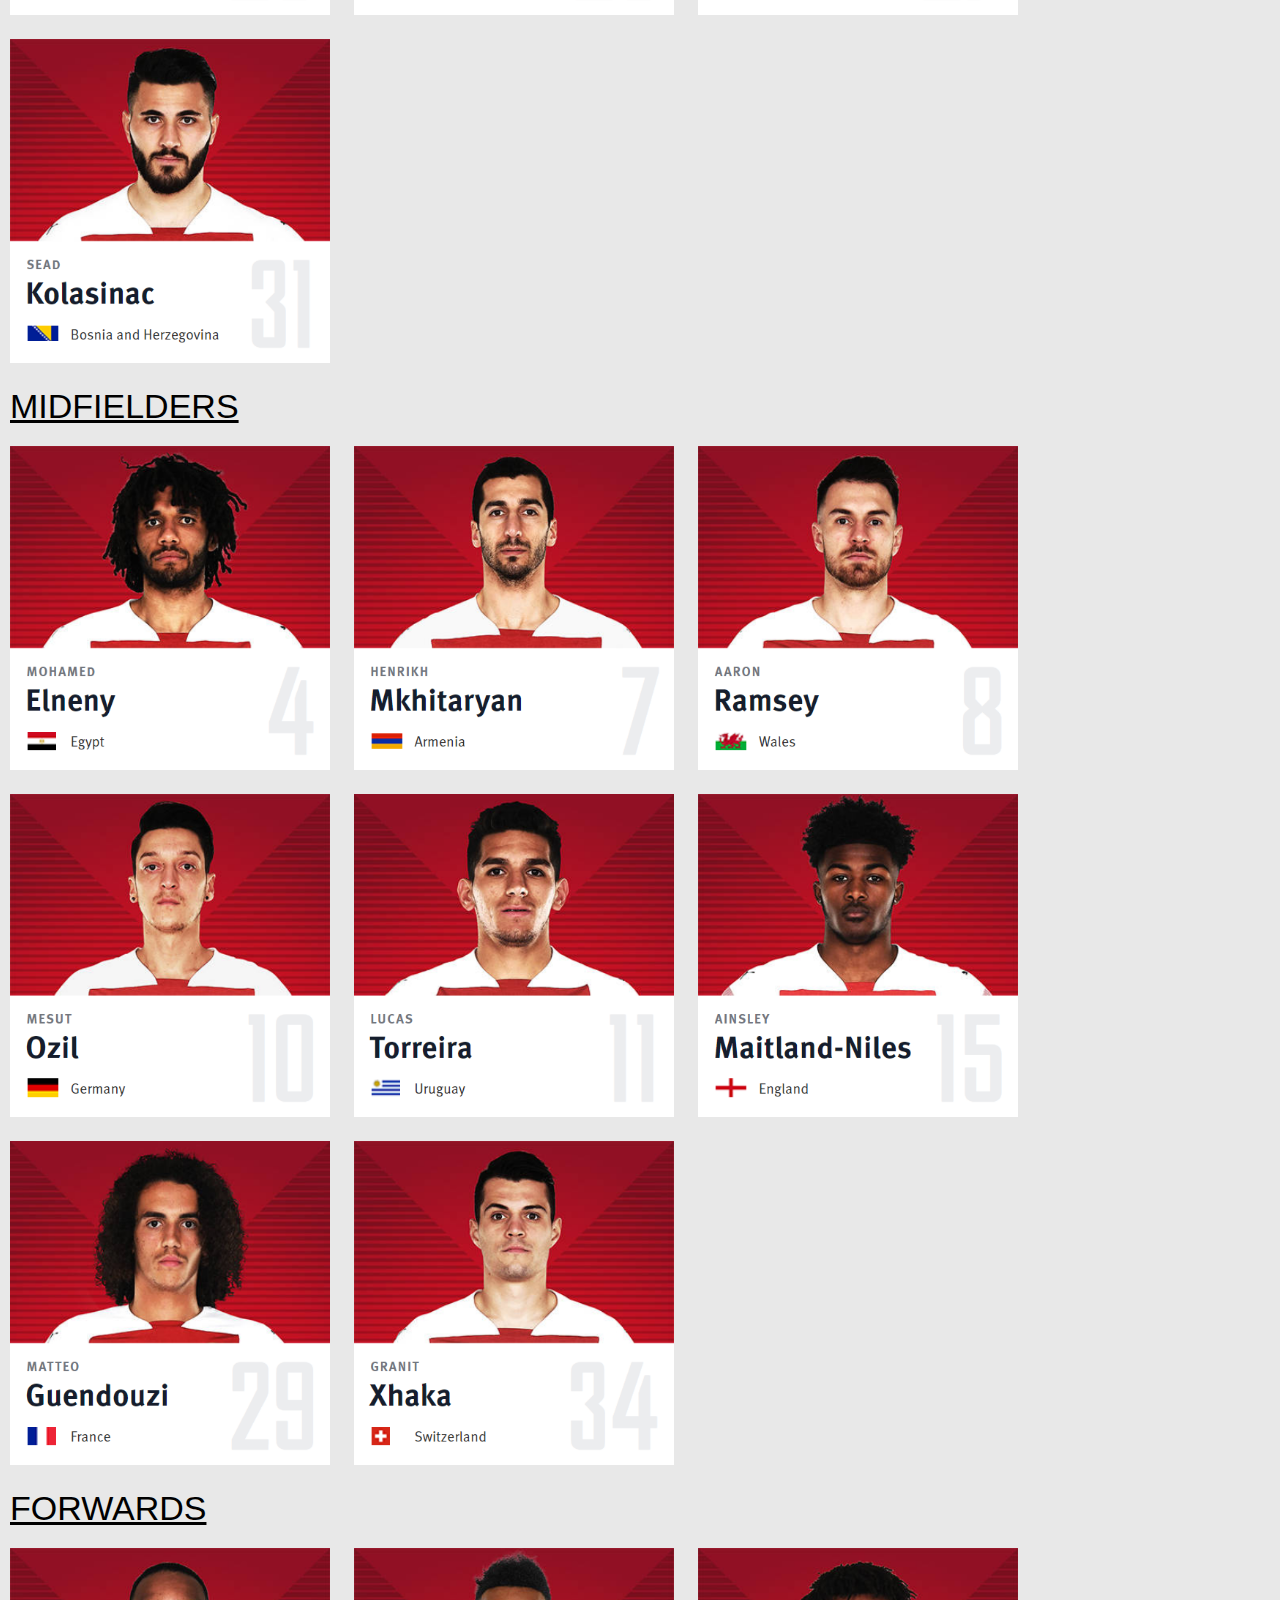
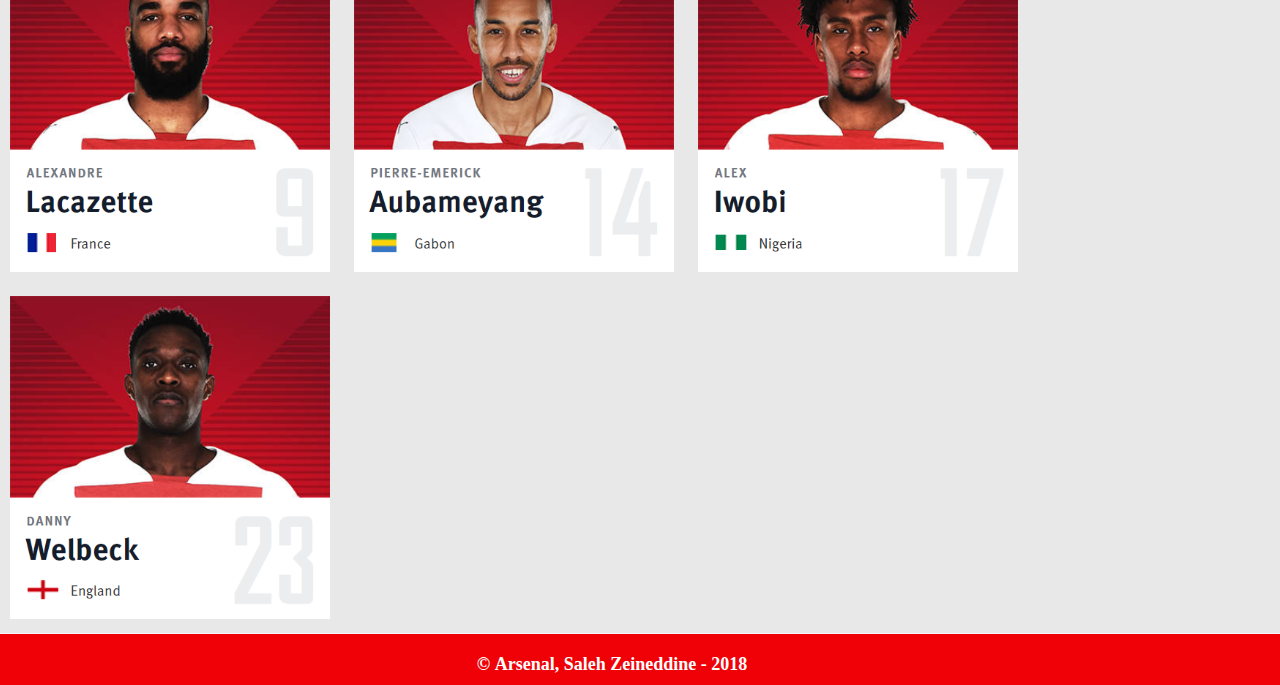
<file: Teams.html>
<!DOCTYPE html>
<html>
<head>
<title>Arsenal F.C - Teams</title>
<meta charset="UTF-8">
<meta name="viewport" content="width=device-width, initial-scale=1">
<script type="text/javascript" src="Responsive Navbar/js/jquery-3.2.1.min.js"></script>
<script type="text/javascript" src="Responsive Navbar/js/responsive_navbar.js"></script>
<link rel="shortcut icon" href="Homepage/Arseicon.ico" />
<link rel="stylesheet" href="https://maxcdn.bootstrapcdn.com/font-awesome/4.4.0/css/font-awesome.min.css">
<link rel="stylesheet" type="text/css" href="CSS/footercss.css">
<style>
body {
background-color: #e8e8e8;
z-index: -1;
}
</style>
<link rel="stylesheet" type="text/css" href="CSS/teamcss.css">
<link rel="stylesheet" type="text/css" href="CSS/css.css">
<style>
@media screen and (max-width:767px){
#first{
left:29%;
}
#second{
left:31%;}
#third{
left:30%;}
#fourth{
left:30%;}}
</style>
</head>
	<header>
		<img id="logo" src="Homepage/ArsenalLogo.png" alt="Logo">
	</header>
<nav>
	<button class="hb-button"><i class="fa fa-bars"></i></button>
					<ul>
				<li><a href="index.html" id="first">Homepage</a></li>
				<li><a href="History.html" id="second">History</a></li>
				<li><a href="Fixtures.html" id="third">Fixtures</a></li>
				<li><a href="Trophies.html" id="fourth">Trophies</a></li>
					</ul>
</nav>
<body>
<div class="fonts">Goalkeepers</div>
<div class="players">
<img src="players/goalkeepers/Cech.png" alt="Petr Cech">
<img src="players/goalkeepers/Leno.png" alt="Leno">
<img src="players/goalkeepers/Martinez.png" alt="Martinez">
</div>
<div class="fonts">Defenders</div>
<div class="players">
<img src="players/defenders/Bellerin.png" alt="Hector Bellerin">
<img src="players/defenders/Sokratis.png" alt="Sokratis">
<img src="players/defenders/Koscielny.png" alt="Sokratis">
<img src="players/defenders/Lichsteiner.png" alt="Lichsteiner">
<img src="players/defenders/Holding.png" alt="Holding">
<img src="players/defenders/Monreal.png" alt="Monreal">
<img src="players/defenders/Mustafi.png" alt="Mustafi">
<img src="players/defenders/Jenkinson.png" alt="Jenkinson">
<img src="players/defenders/Mavropanos.png" alt="Mavropanos">
<img src="players/defenders/Kolasinac.png" alt="Kolasinac">
</div>
<div class="fonts">Midfielders</div>
<div class="players">
<img src="players/midfielders/Elnenny.png" alt="Elneny">
<img src="players/midfielders/Mkhitaryan.png" alt="Mkhitaryan">
<img src="players/midfielders/Ramsey.png" alt="Ramsey">
<img src="players/midfielders/Ozil.png" alt="Ozil">
<img src="players/midfielders/Torreira.png"alt="Torreira">
<img src="players/midfielders/MaitlandNiles.png" alt="Ainsley">
<img src="players/midfielders/Guendouzi.png" alt="Guendouzi">
<img src="players/midfielders/Xhaka.png" alt="Xhaka">
</div>
<div class="fonts">Forwards</div>
<div class="players">
<img src="players/forwards/Lacazette.png" alt="Lacazette">
<img src="players/forwards/Aubameyang.png" alt="Aubameyang">
<img src="players/forwards/Iwobi.png" alt="Iwobi">
<img src="players/forwards/Welbeck.png"alt="Welbeck" >
</div>
<footer id="sticky" style="height:15px;">&copy&nbspArsenal, Saleh Zeineddine - 2018</footer>
</html>
</file>
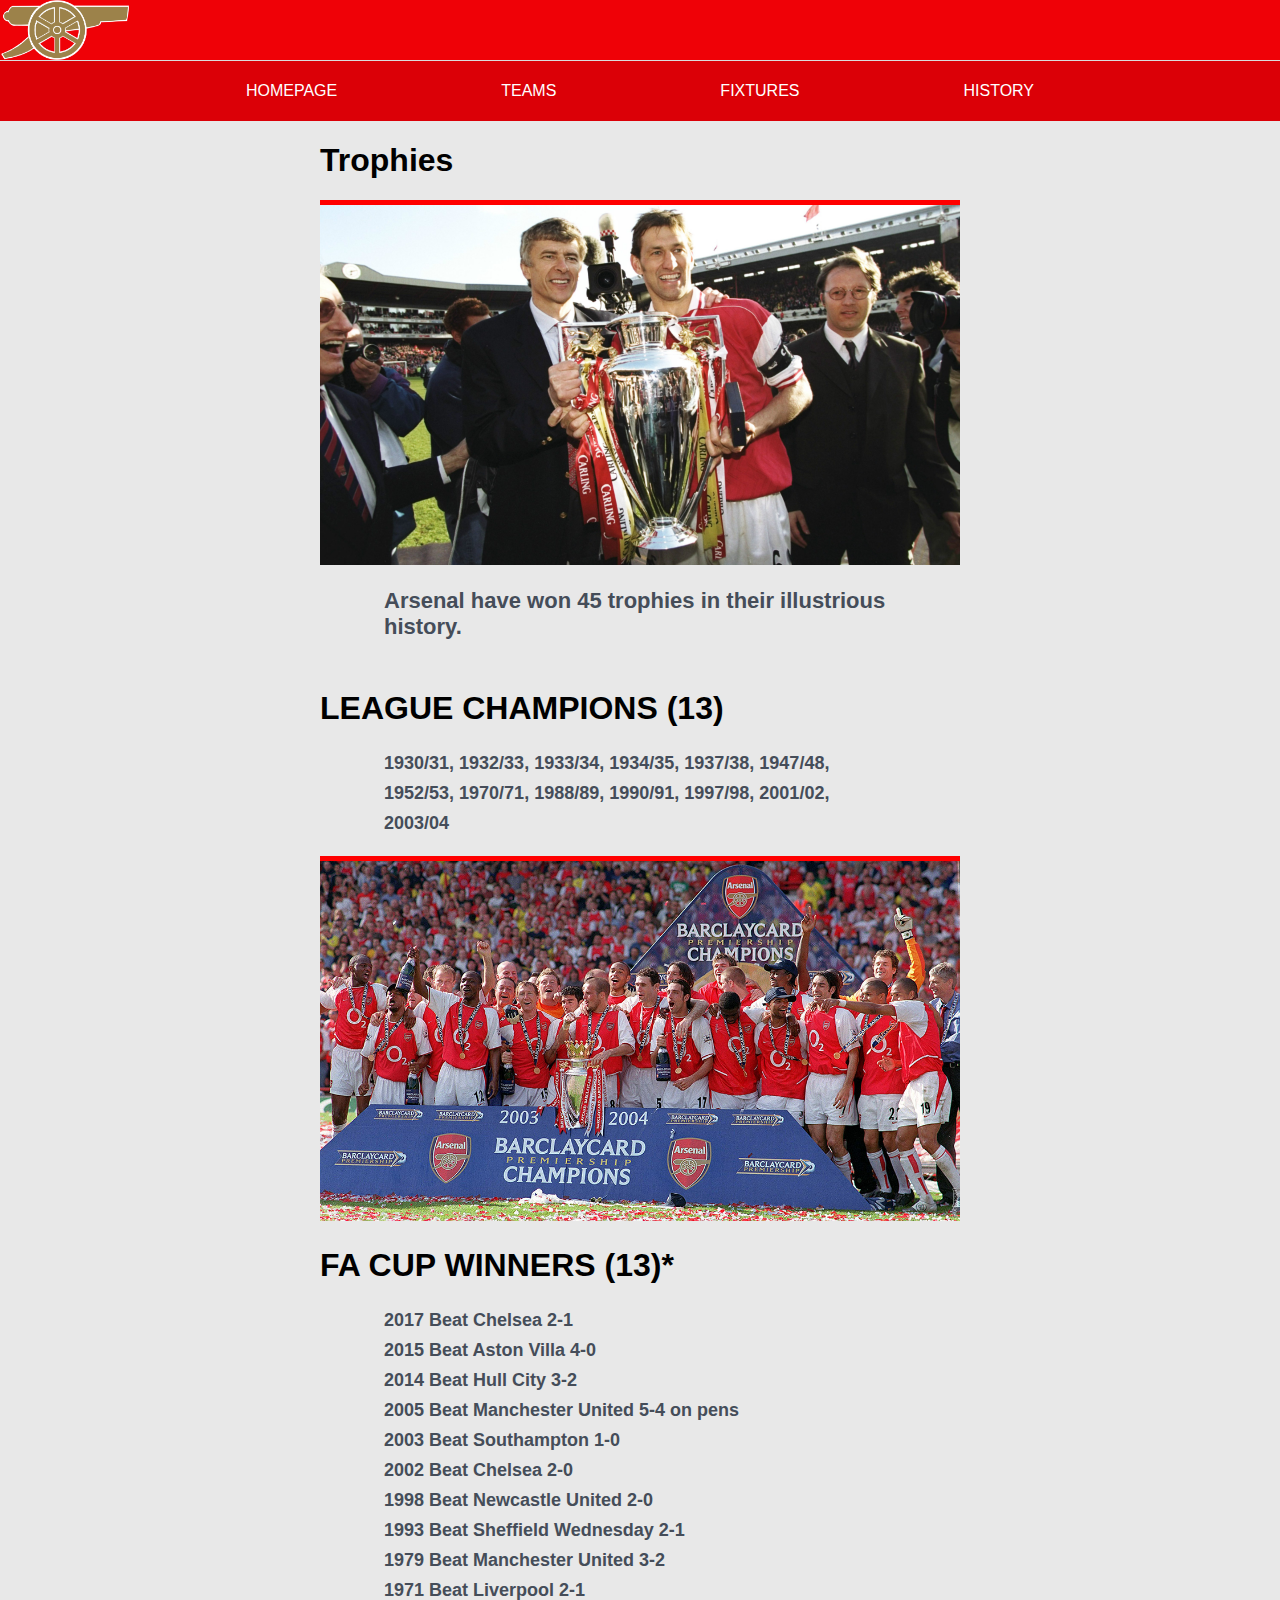
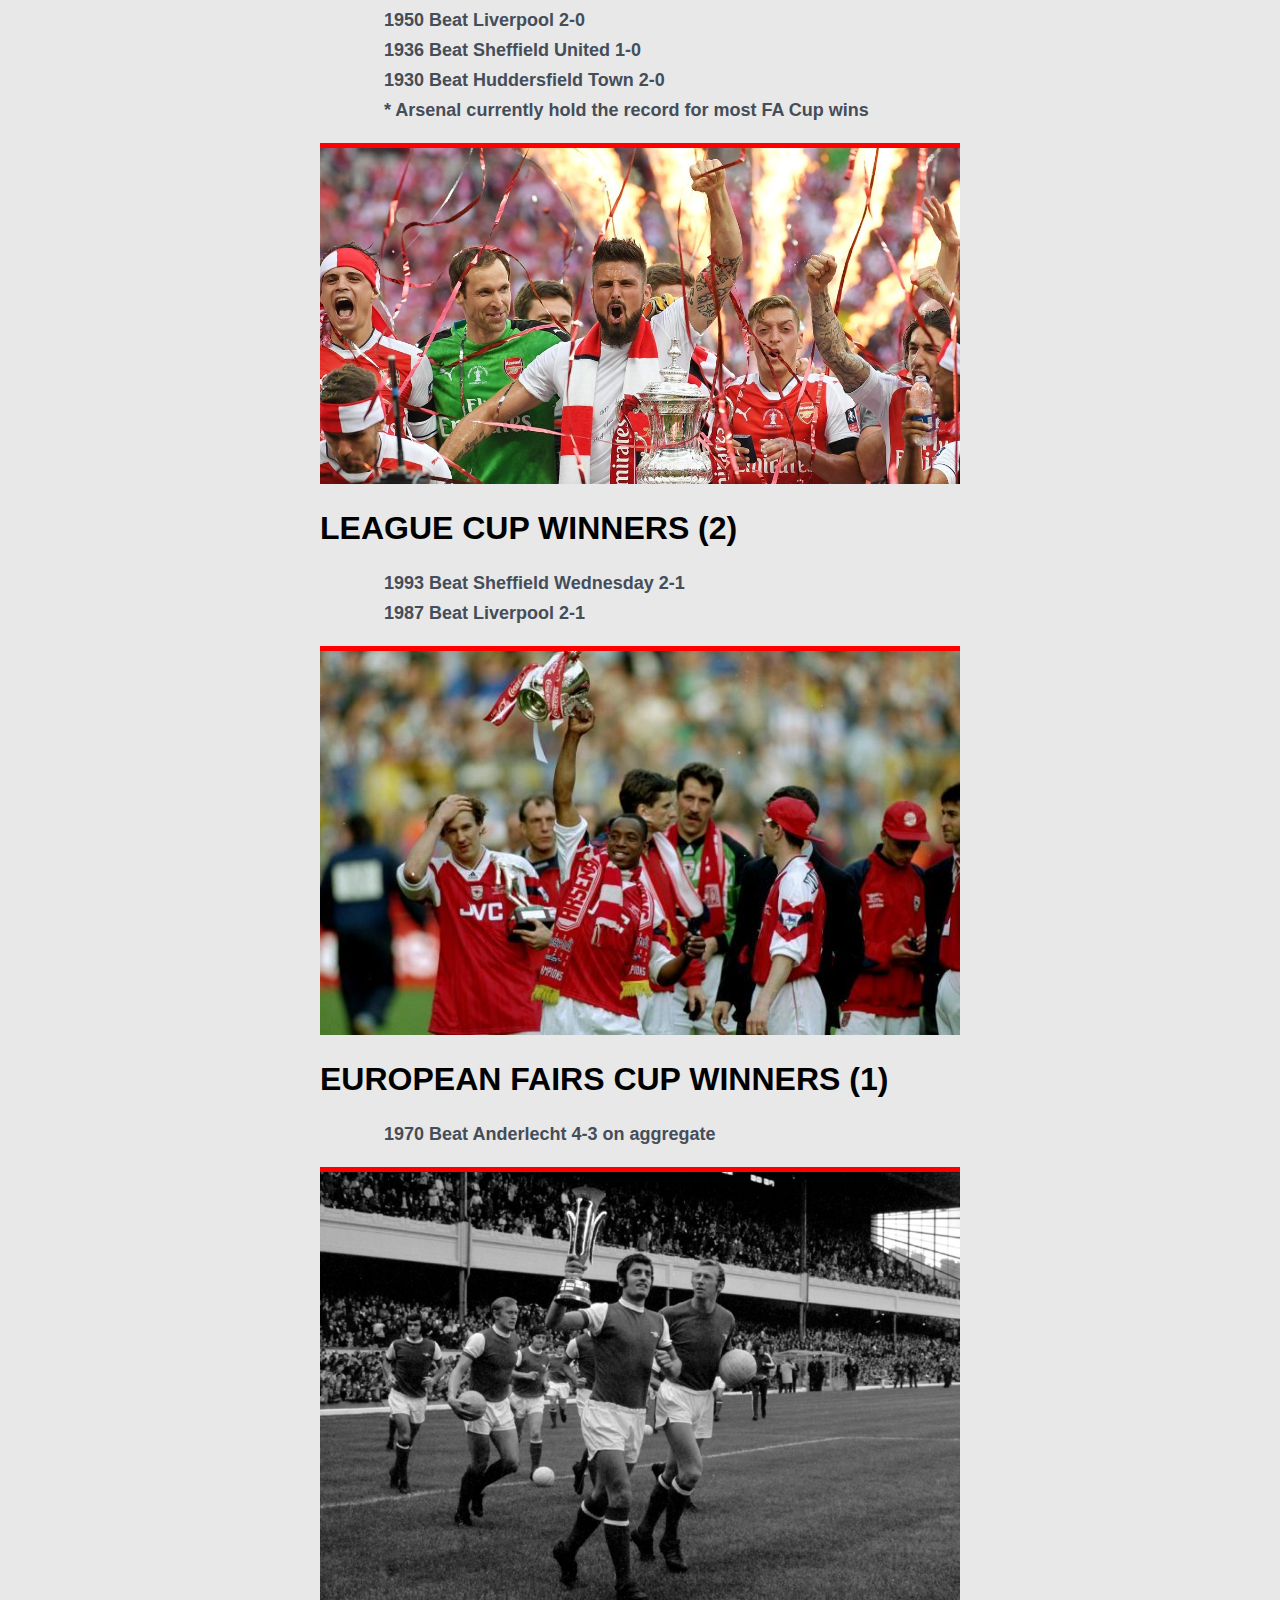
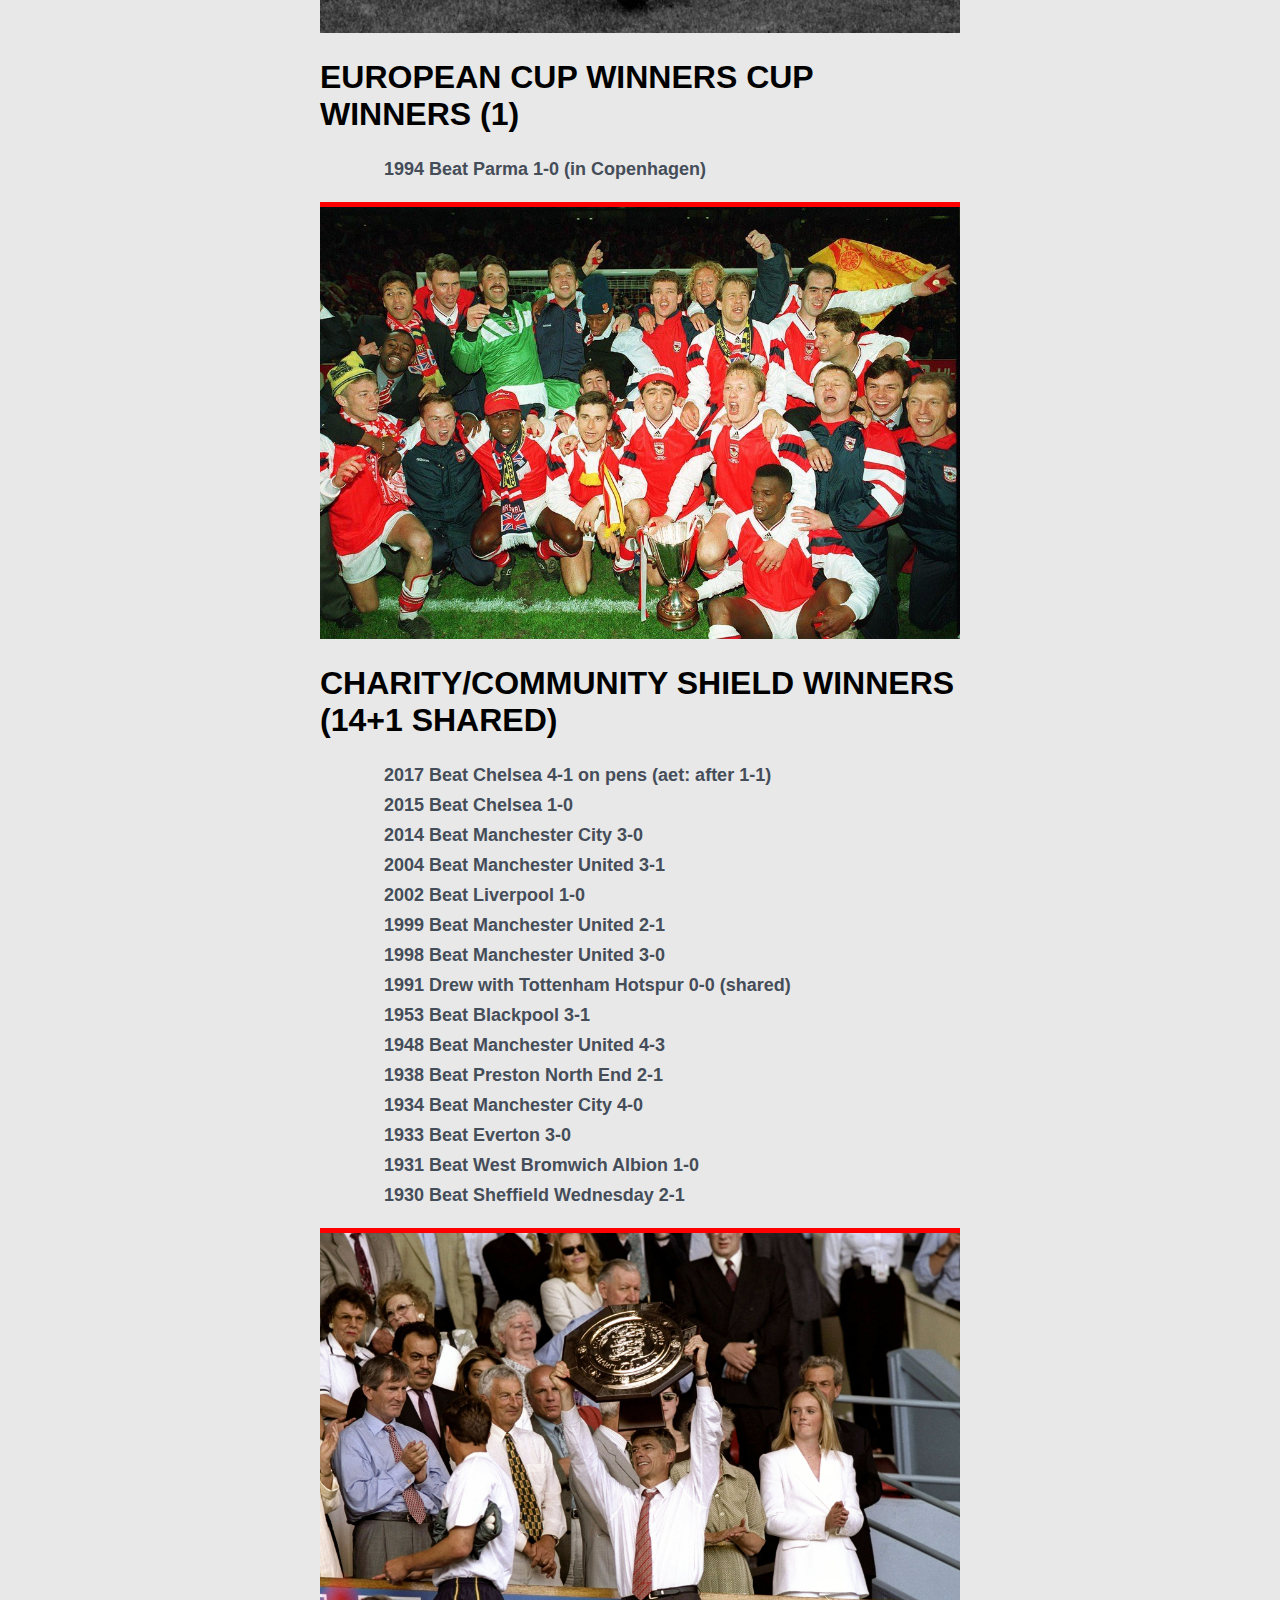
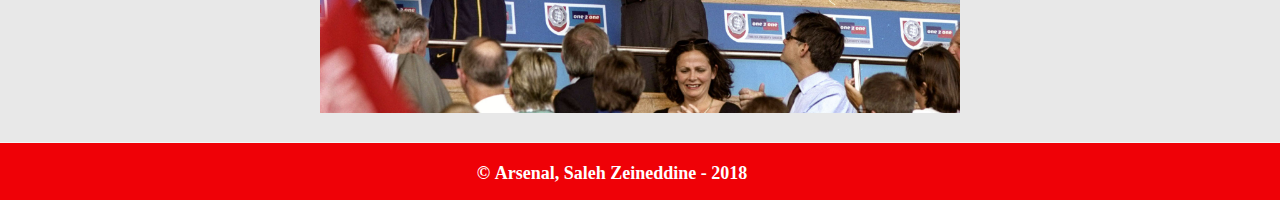
<file: Trophies.html>
<!DOCTYPE html>
<html>
<head>
<title>Arsenal F.C - Trophies</title>
<meta charset="UTF-8">
<meta name="viewport" content="width=device-width, initial-scale=1">
<script type="text/javascript" src="Responsive Navbar/js/jquery-3.2.1.min.js"></script>
<script type="text/javascript" src="Responsive Navbar/js/responsive_navbar.js"></script>
<link rel="shortcut icon" href="Homepage/Arseicon.ico" />
<link rel="stylesheet" href="https://maxcdn.bootstrapcdn.com/font-awesome/4.4.0/css/font-awesome.min.css">
<link rel="stylesheet" type="text/css" href="CSS/css.css">
<link rel="stylesheet" type="text/css" href="CSS/aboutuscss.css">
<link rel="stylesheet"type="text/css" href="CSS/trophiescss.css">
<link rel="stylesheet" type="text/css" href="CSS/footercss.css">
<style>
@media screen and (max-width:767px){
#sticky{
right:100px;
}
#first{
left:29%;
}
#third{
left:30%;}}
</style>
</head>
<header>
		<img id="logo" src="Homepage/ArsenalLogo.png" alt="Logo">
	</header>
<nav>
	<button class="hb-button"><i class="fa fa-bars"></i></button>
					<ul>
				<li><a href="index.html" id="first">Homepage</a></li>
				<li><a href="Teams.html" id="second">Teams</a></li>
				<li><a href="Fixtures.html" id="third">Fixtures</a></li>
				<li><a href="History.html" id="fourth">History</a></li>
					</ul>
</nav>
<body>
<h1>Trophies</h1>
<div class="images"><img src="trophies/trophies.jpg"></div>
<h2>Arsenal have won 45 trophies in their illustrious history.<h2>
<h1>LEAGUE CHAMPIONS (13)</h1>
<h3>1930/31, 1932/33, 1933/34, 1934/35, 1937/38, 1947/48, 1952/53, 1970/71, 1988/89, 1990/91, 1997/98, 2001/02, 2003/04</h3>
<div class="images"><img src="trophies/trophies2.jpg"></div>
<h1>FA CUP WINNERS (13)*</h1>
<h3>2017  Beat Chelsea 2-1<br>
2015  Beat Aston Villa 4-0<br>
2014  Beat Hull City 3-2<br>
2005  Beat Manchester United 5-4 on pens<br>
2003  Beat Southampton 1-0<br>
2002  Beat Chelsea 2-0<br>
1998  Beat Newcastle United 2-0<br>
1993  Beat Sheffield Wednesday 2-1<br>
1979  Beat Manchester United 3-2<br>
1971  Beat Liverpool 2-1<br>
1950  Beat Liverpool 2-0<br>
1936  Beat Sheffield United 1-0<br>
1930  Beat Huddersfield Town 2-0<br>
* Arsenal currently hold the record for most FA Cup wins</h3>
<div class="images"><img src="trophies/trophies3.jpg"</div></div>
<h1>LEAGUE CUP WINNERS (2)</h1>
<h3>1993  Beat Sheffield Wednesday 2-1<br>
1987  Beat Liverpool 2-1</h3>
<div class="images"><img src="trophies/trophies4.jpg"></div>
<h1>EUROPEAN FAIRS CUP WINNERS (1)</h1>
<h3>1970  Beat Anderlecht 4-3 on aggregate</h3>
<div class="images"><img src="trophies/trophies5.jpg"></div>
<h1>EUROPEAN CUP WINNERS CUP WINNERS (1)</h1>
<h3>1994  Beat Parma 1-0 (in Copenhagen)</h3>
<div class="images"><img src="trophies/trophies6.jpg"></div>
<h1>CHARITY/COMMUNITY SHIELD WINNERS (14+1 SHARED)</h1>
<h3>2017  Beat Chelsea 4-1 on pens (aet: after 1-1)<br>
2015  Beat Chelsea 1-0 <br>
2014  Beat Manchester City 3-0<br> 
2004  Beat Manchester United 3-1<br>  
2002  Beat Liverpool 1-0 <br> 
1999  Beat Manchester United 2-1<br> 
1998  Beat Manchester United 3-0<br> 
1991  Drew with Tottenham Hotspur 0-0 (shared)<br> 
1953  Beat Blackpool 3-1<br> 
1948  Beat Manchester United 4-3<br> 
1938  Beat Preston North End 2-1<br> 
1934  Beat Manchester City 4-0<br> 
1933  Beat Everton 3-0<br> 
1931  Beat West Bromwich Albion 1-0<br> 
1930  Beat Sheffield Wednesday 2-1<br> 
</h3>
<div class="images"><img src="trophies/trophies7.jpg" style="padding-bottom: 25px;"></div>
<footer id="sticky">&copy&nbspArsenal, Saleh Zeineddine - 2018
</footer>
</html>
</file>
<file: CSS/css.css>
@media screen and (max-width: 767px){
	header {
	background-color: #EF0107;
	overflow: hidden;
	border-bottom-style: solid;
    border-width: 0.1px;
	border-bottom-color: #DCDCDC;
}

	
#logo {
	margin: auto;
	float: left;
	right: -40%;
	position: relative;
	height: 15%;
	width: 25%;
}
nav{
	background-color: #DB0007;
	padding: 3px;
	overflow: hidden;
}
    nav ul{
        background: #DB0007;
        max-height: 0px;
        width: 100%;
		overflow: hidden;
    }
    nav ul.show{
        max-height: 50em;
		width: 100%;
		overflow: hidden;
    }
    nav ul li{
        box-sizing: border-box;
        width: 100%;
        padding: 10px;
		overflow: hidden;
		display: inline-block
    }
	nav > .hb-button{
	position:relative;
	left:46%;
	display: inline-block;
	float: left;
    background: #222;
    color: #ffffff;
    border: none;
    font-size: 18px;
    padding: 5px 10px;
    border-radius: 10px;
    cursor: pointer;
}
nav a {
	font-family: "ff-meta-web-pro",sans-serif;
	text-transform: uppercase;
    color: white;
    line-height: 20px;
    padding: 10px 10px 0px 0px;
    text-decoration: none;
}
#first {
	position: relative;
	left: 34%;
	float: left;
}
#second {
	position: relative;
	left: 33%;
	float: left;
}
#third {
	position: relative;
	left: 32%;
	float: left;
}
#fourth {
	position: relative;
	left: 32%;
	float: left;
}
#fifth {
	position: relative;
	left: 32%;
	float:left;
}
	

body {
	margin: 0;
	z-index:-1;
}

@keyframes slideshow {
	10% {left: 0;}
	20% {left: 0;}
	30% {left: -100%;}
	40% {left: -100%;}
	50% {left: -200%;}
	60% {left: -200%;}
	70% {left: -300%;}
	80% {left: -300%;}
	90% {left: -300%;}
	100% {left: -300%;}
}


#slider{overflow:hidden;width:100%;}
#slider figure img{width:20%;float:left;height:600px;}
#slider figure{position:relative;width:500%;margin:0;left:0;text-align:left;animation:20s slideshow infinite;}
@media screen and (max-width: 767px) {#slider {overflow: hidden; width: 100%;}}
.button1 > a {
position: absolute;
top: 80%;
left: 17%;
font-family: "ff-meta-web-pro",sans-serif;
font-size: 50px;
color: white;
padding: 6px 6px 6px 6px;
text-transform: uppercase;
text-decoration: none;
}
.Middle-above{
	position: absolute;
	top: 60%;
    left: 15%;
	font-family: sans-serif;
	color: white;
	font-size: 80px;
}
.Middle-under{
	display:none;
}
}

@media screen and (min-width: 767px){
	header {
	background-color: #EF0107;
	overflow: hidden;
	border-bottom-style: solid;
    border-width: 0.1px;
	border-bottom-color: #DCDCDC;
}


#logo {
	margin: auto;
	left:1px;
	float: left;
	position: relative;
	height: 5%;
	width: 10%;
}

.hb-button {
    float: right;
    background: #222;
    color: #ffffff;
    border: none;
    font-size: 18px;
    padding: 5px 10px;
    border-radius: 3px;
    cursor: pointer;
    display: none;
}

nav{
	background-color: #DB0007;
    float: center;
    margin: 0;
    overflow: hidden;
    text-align: center;
}

nav ul{
    margin: 00;
    padding: 00;
}

nav ul li{
    display: inline-block;
	padding: 10px 70px 10px 70px;
    list-style-type: none;
}

nav > ul > li > a{
	font-family: "ff-meta-web-pro",sans-serif;
	text-transform: uppercase;
    color: white;
    display: block;
    line-height: 20px;
    padding: 10px 10px;
    text-decoration: none;
}

nav > ul > li > a:hover {
	border-bottom:2px solid #fff;
	color: white;
	padding: 7px;
}

body {
	margin: 0;
}

@keyframes slideshow {
	10% {left: 0;}
	20% {left: 0;}
	30% {left: -100%;}
	40% {left: -100%;}
	50% {left: -200%;}
	60% {left: -200%;}
	70% {left: -300%;}
	80% {left: -300%;}
	90% {left: -300%;}
	100% {left: -300%;}
}


#slider{overflow:hidden;width:100%;}
#slider figure img{width:20%;float:left;}
#slider figure{position:relative;width:500%;margin:0;left:0;text-align:left;animation:20s slideshow infinite}
@media screen and (max-width: 767px) {#slider {overflow: hidden; width: 100%; margin: 0 auto;}}

.hb-button {
		float: center;
		background: #222;
		color: #ffffff;
		border: none;
		font-size:18px;
		padding: 5px 10px;
		border-radius: 3px;
		cursor: pointer;
		display: none;
}
</file>
<file: CSS/footercss.css>
body{
	overflow-y:scroll;
	overflow-x:hidden;
}
#sticky {
  width:100%;
  padding:20px;
  padding-bottom:16px;
  background:#EF0107;
  color:white;
  font-weight:bold;
  font-size:18px;
  text-align:center;
  position:relative; 
  border-top:1px solid whitesmoke;
float:left;
padding-left:100px;
padding-right:100px;
right:10%;
 
}
</file>
<file: CSS/aboutuscss.css>
body #Headers h2{
	padding-top: 10px;
	left: 45%;
	color: #696969;
position: relative;
font-family: "ff-meta-web-pro",sans-serif;
}
body #Headers h1{
	left: 35%;
position: relative;
font-family: "ff-meta-web-pro",sans-serif;
}
#Headers {
	overflow:hidden;
	border-top-style: solid;
	border-top-color: #EF0107;
	border-top-width: 5px;
Margin: 50px;
width: 75%;
height: 50%;
background-color: white;
left: 10%;
position: relative;
}
#Headers img{
	left: 30%;
Margin-left: 50px;
height: 30%;
	width: 30%;
position: relative;
}
.head1 {
	font-family: "ff-meta-web-pro",sans-serif;
	padding-left: 100px;
	overflow:hidden;
}

.chairman {
	
	overflow:hidden;
	border-top-style: solid;
	border-top-color: #EF0107;
	border-top-width: 5px;
Margin: 50px;
width: 65%;
height: 50%;
background-color: white;
left: 10%;
position: relative;
margin-bottom:70px;
}
.chairman img{ 
float:left;
position:realtive;
left: 30%;
	width:100%;
}
.chairman h3 {
	float:left;
	position:relative;
	left:20px;
	font-family: "ff-meta-web-pro",sans-serif;
}

#ownership{
	margin-left: 20%;
	font-family: "ff-meta-web-pro",sans-serif;
    font-weight: bold;
    letter-spacing: 0;
	font-size: 20px;
    color: #454d59;
	margin-bottom:10px;
}

.text {
	font-size: 18px;
    color: #454d59;
    line-height: 31px;
    margin-bottom: 70px;
	font-family: "ff-meta-web-pro",sans-serif;
	position:relative;
	margin-left:20%;
	margin-right:25%;
}

@media screen and (max-width: 767px){
	body,html{
    margin:0;
    padding: 0;
	}
body #Headers h2{
	padding-top: 3%;
	left: 35%;
	color: #696969;
position: relative;
font-family: "ff-meta-web-pro",sans-serif;
}
body #Headers h1{
	left: 15%;
position: relative;
font-family: "ff-meta-web-pro",sans-serif;
}
#Headers {
	overflow:hidden;
	border-top-style: solid;
	border-top-color: #EF0107;
	border-top-width: 5px;
Margin-top: 50px;
overflow:hidden;
width: 100%;
height: 50%;
background-color: white;
float:left;
left:-50px;
position: relative;
}
#Headers img{
	left: 22%;
height: 30%;
	width: 30%;
position: relative;
}
.head1 {
	font-family: "ff-meta-web-pro",sans-serif;
	padding-left: 20px;
	font-size:12px;
	overflow:hidden;
}
.chairman {
	
	overflow:hidden;
	border-top-style: solid;
	border-top-color: #EF0107;
	border-top-width: 5px;
Margin-top:10px;
overflow:hidden;
width: 100%;
height: 50%;
background-color: white;
float:left;
left:-55px;
position: relative;
}
.chairman img{ 
float:left;
position:realtive;
left: 0%;
	width:100%;
}
.chairman h3 {
	float:left;
	position:relative;
	left:20px;
	font-family: "ff-meta-web-pro",sans-serif;
}
.text {
	font-size: 18px;
    color: #454d59;
    line-height: 31px;
    margin-bottom: 70px;
	font-family: "ff-meta-web-pro",sans-serif;
	position:relative;
	margin-left:10%;
	margin-right:15%;
}
#ownership{
	margin-left: 10%;
	font-family: "ff-meta-web-pro",sans-serif;
    font-weight: bold;
    letter-spacing: 0;
	font-size: 20px;
    color: #454d59;
	margin-bottom:10px;
}
footer{
	padding: 0;
	margin: 0;
	right:77px;
}
}
</file>
<file: css.css>
@media screen and (max-width: 500px){
	header {
	background-color: #EF0107;
	overflow: hidden;
	border-bottom-style: solid;
    border-width: 0.1px;
	border-bottom-color: #DCDCDC;
}

	
#logo {
	margin: auto;
	float: left;
	right: -40%;
	position: relative;
	height: 15%;
	width: 25%;
}
nav{
	background-color: #DB0007;
	padding: 3px;
	overflow: hidden;
}
    nav ul{
        background: #DB0007;
        max-height: 0px;
        width: 100%;
		overflow: hidden;
    }
    nav ul.show{
        max-height: 50em;
		width: 100%;
		overflow: hidden;
    }
    nav ul li{
        box-sizing: border-box;
        width: 100%;
        padding: 10px;
		overflow: hidden;
		display: inline-block
    }
	nav > .hb-button{
	position:relative;
	left:46%;
	display: inline-block;
	float: left;
    background: #222;
    color: #ffffff;
    border: none;
    font-size: 18px;
    padding: 5px 10px;
    border-radius: 10px;
    cursor: pointer;
}
nav a {
	font-family: "ff-meta-web-pro",sans-serif;
	text-transform: uppercase;
    color: white;
    line-height: 20px;
    padding: 10px 10px 0px 0px;
    text-decoration: none;
}
#first {
	position: relative;
	left: 34%;
	float: left;
}
#second {
	position: relative;
	left: 33%;
	float: left;
}
#third {
	position: relative;
	left: 32%;
	float: left;
}
#fourth {
	position: relative;
	left: 32%;
	float: left;
}
	

body {
	margin: 0;
	z-index:-1;
}

@keyframes slideshow {
	10% {left: 0;}
	20% {left: 0;}
	30% {left: -100%;}
	40% {left: -100%;}
	50% {left: -200%;}
	60% {left: -200%;}
	70% {left: -300%;}
	80% {left: -300%;}
	90% {left: -300%;}
	100% {left: -300%;}
}


#slider{overflow:hidden;width:100%;}
#slider figure img{width:20%;float:left;height:600px;}
#slider figure{position:relative;width:500%;margin:0;left:0;text-align:left;animation:20s slideshow infinite;}
@media screen and (max-width: 767px) {#slider {overflow: hidden; width: 100%;}}
.button1 > a {
position: absolute;
top: 80%;
left: 21%;
font-family: "ff-meta-web-pro",sans-serif;
font-size: 50px;
color: white;
padding: 6px 6px 6px 6px;
text-transform: uppercase;
text-decoration: none;
}
.Middle-above{
	position: absolute;
	top: 60%;
    left: 18%;
	font-family: sans-serif;
	color: white;
	font-size: 80px;
}
.Middle-under{
	display:none;
}
}

@media screen and (min-width: 767px){
	header {
	background-color: #EF0107;
	overflow: hidden;
	border-bottom-style: solid;
    border-width: 0.1px;
	border-bottom-color: #DCDCDC;
}


#logo {
	margin: auto;
	float: left;
	position: relative;
	height: 5%;
	width: 10%;
}

.hb-button {
    float: right;
    background: #222;
    color: #ffffff;
    border: none;
    font-size: 18px;
    padding: 5px 10px;
    border-radius: 3px;
    cursor: pointer;
    display: none;
}

nav{
	background-color: #DB0007;
    float: center;
    margin: 0;
    overflow: hidden;
    text-align: center;
}

nav ul{
    margin: 00;
    padding: 00;
}

nav ul li{
	
    display: inline-block;
	padding: 8px 100px 10px;
    list-style-type: none;
}

nav > ul > li > a{
	font-family: "ff-meta-web-pro",sans-serif;
	text-transform: uppercase;
    color: white;
    display: block;
    line-height: 20px;
    padding: 10px 10px;
    text-decoration: none;
}

nav > ul > li > a:hover {
	border-bottom:2px solid #fff;
	color: white;
	padding: 7px;
}

body {
	margin: 0;
}

@keyframes slideshow {
	10% {left: 0;}
	20% {left: 0;}
	30% {left: -100%;}
	40% {left: -100%;}
	50% {left: -200%;}
	60% {left: -200%;}
	70% {left: -300%;}
	80% {left: -300%;}
	90% {left: -300%;}
	100% {left: -300%;}
}


#slider{overflow:hidden;width:100%;}
#slider figure img{width:20%;float:left;}
#slider figure{position:relative;width:500%;margin:0;left:0;text-align:left;animation:20s slideshow infinite}
@media screen and (max-width: 767px) {#slider {overflow: hidden; width: 100%; margin: 0 auto;}}

.hb-button {
		float: center;
		background: #222;
		color: #ffffff;
		border: none;
		font-size:18px;
		padding: 5px 10px;
		border-radius: 3px;
		cursor: pointer;
		display: none;
}
</file>
<file: CSS/teamcss.css>
.fonts{
	position: relative;
	font-size: 34px;
	text-transform: uppercase;
	font-family: Geneva,Tahoma,Verdana,sans-serif;
	padding: 10px 0px 10px 10px;
	text-decoration: underline;
}
.players img{
	height: 25%;
	width: 25%;
	padding: 10px;
}

@media screen and (max-width:767px) {
	.players img{
		height:100%;
		width:100%;
		padding: 10px 0px 10px 0px;
		float:left;
		left:50%;
		overflow: hidden;
	}
}

@media screen and (max-width:767px){
	#sticky{
display:none;
}}
</file>
<file: CSS/trophiescss.css>
body {
background-color: #e8e8e8;
z-index: -1;
}
.images {
margin: 0px 25% 0px 25%;
width: 50%;
}
.images img {
width:100%;
border-top: 5px solid red;
}
body h1 {
font-family: "ff-meta-web-pro",sans-serif;
margin-left:25%;
margin-right:25%;
}
body h2 {
font-family: "ff-meta-web-pro",sans-serif;
font-weight: bold;
    letter-spacing: 0;
    font-size: 22px;
	color: #454d59;
	margin-left: 30%;
	margin-right:30%;
	margin-bottom:50px;
	}
body h3 {
font-size: 18px;
    color: #454d59;
	margin-left: 30%;
	margin-right: 30%;
	font-family: "ff-meta-web-pro",sans-serif;
	line-height: 30px;
	}
	
@media screen and (max-width:767px){
	.images{
		margin:0px;
		width:100%;
	}
	body h1 {
		margin: 10px 0px 10px 0px;
	}
	body h2{
		font-size: 18px;
		margin:50px 0px 50px 0px;
	}
	body h3{
		margin: 0px 0px 50px 0px;
	}
</file>
